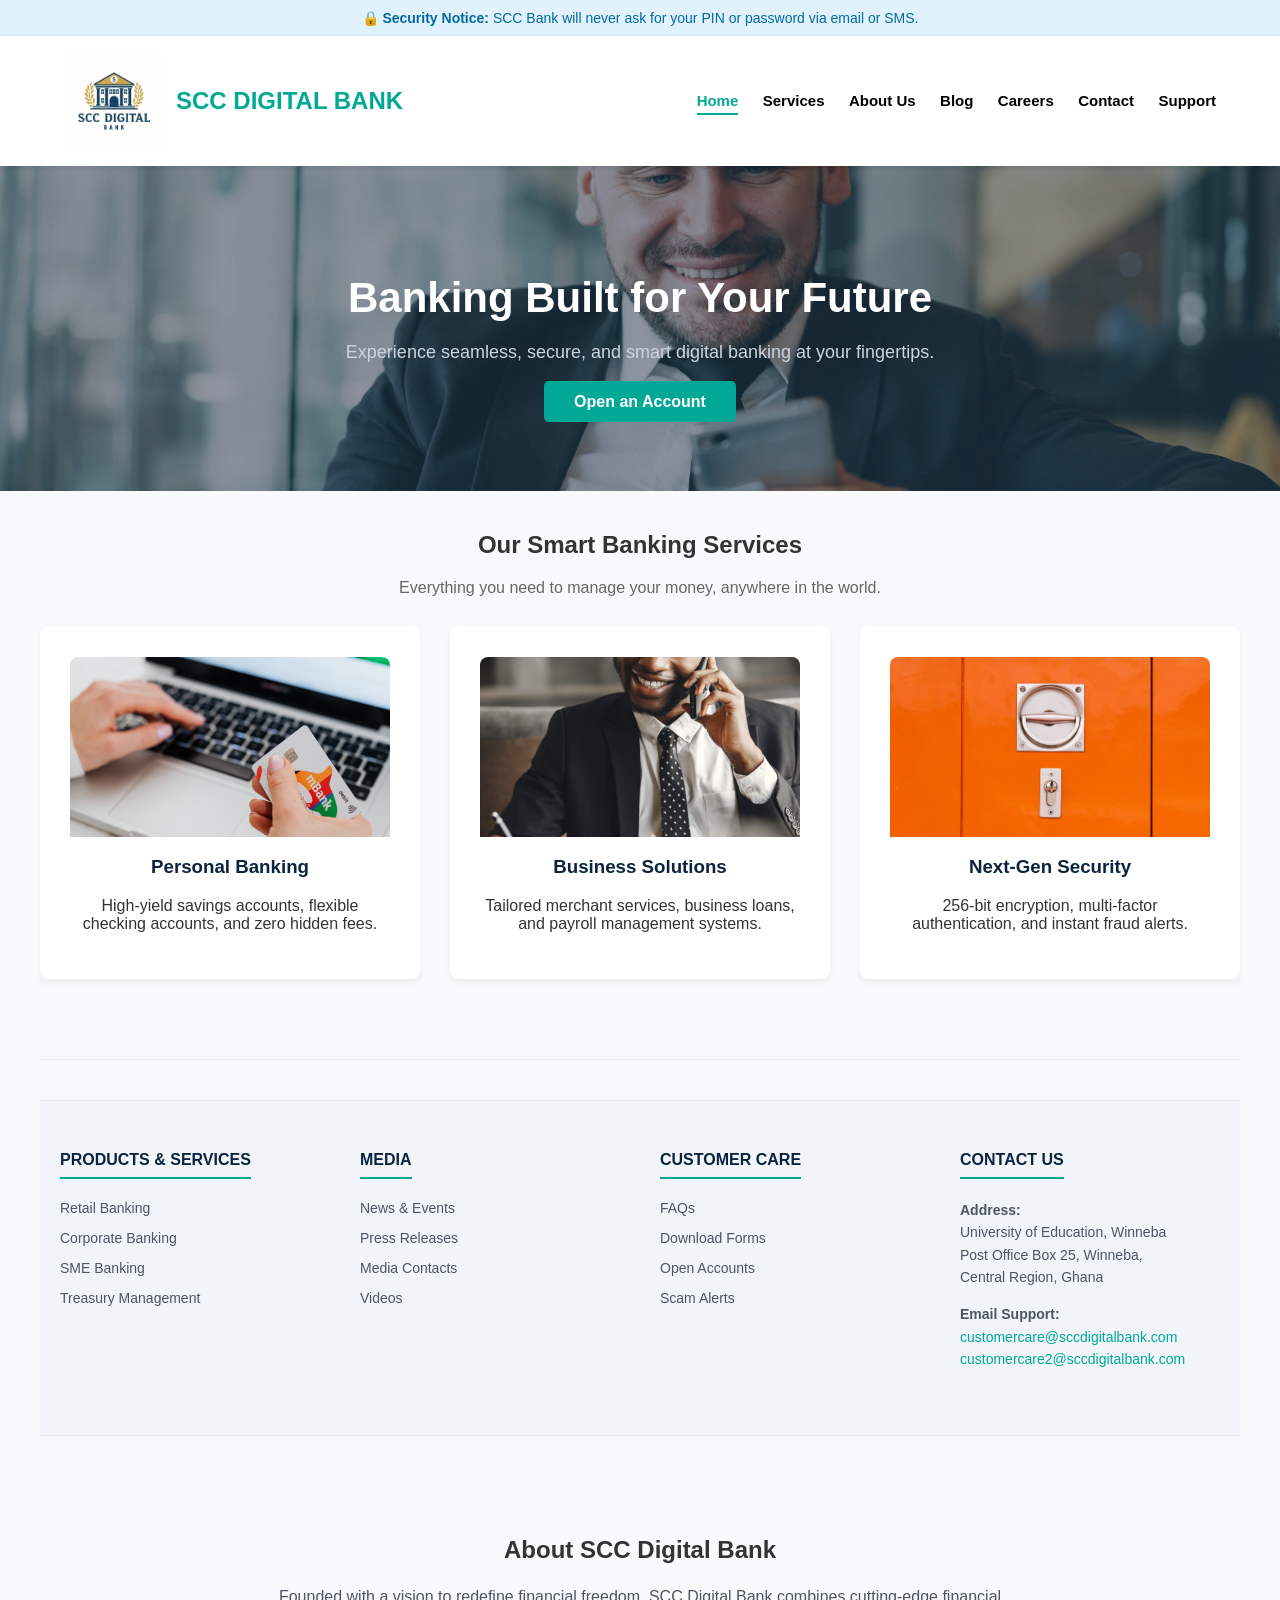
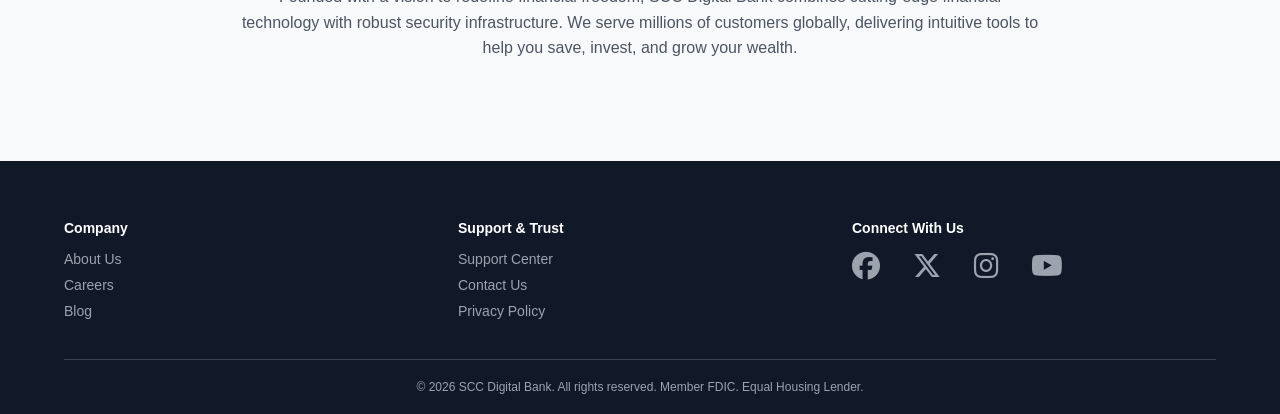
<file: index.html>
<!DOCTYPE html>
<html lang="en">
<head>
    <meta charset="UTF-8">
    <meta name="viewport" content="width=device-width, initial-scale=1.0">
    <title>SCC Digital Bank | Secure & Smart Banking</title>

    <link rel="stylesheet" href="https://cdnjs.cloudflare.com/ajax/libs/font-awesome/6.5.1/css/all.min.css" />
    <style>
        body {
            font-family: 'Segoe UI', Tahoma, Geneva, Verdana, sans-serif;
            margin: 0;
            padding: 0;
            color: #333;
            background-color: #f8f9fa;
        }
        header {
            background-color: #ffffff;
            color: #fff;
            padding: 15px 5%;
            display: flex;
            justify-content: space-between;
            align-items: center;
            box-shadow: 0 2px 5px rgba(0,0,0,0.1);
            position: -webkit-sticky;
            position: sticky;
            top: 0;
            z-index: 1000;
        }

        .logo-container {
            display: flex;
            align-items: center;
            gap: 12px;
        }
        .bank-logo {
            height: 100px;
            width: auto;
        }
        .logo-text {
            font-size: 24px;
            font-weight: bold;
            color: #00a896;
        }

        nav a {
            color: #000000;
            text-decoration: none;
            margin-left: 20px;
            font-size: 15px;
            transition: color 0.3s;
            font-weight: bold; 
        }
        nav a:hover {
            color: #00a896;
        }
        .hero {
            background: linear-gradient(135deg, rgba(12, 35, 64, 0.4) 0%, rgba(29, 53, 87, 0.4) 100%), 
                        url('images/hero background.png') no-repeat center center;
            background-size: cover;
            color: white;
            padding: 80px 5%;
            text-align: center;
        }
        .hero h1 {
            font-size: 42px;
            margin-bottom: 20px;
        }
        .hero p {
            font-size: 18px;
            margin-bottom: 30px;
            color: #cbd5e1;
        }
        .btn-cta {
            background-color: #00a896;
            color: white;
            padding: 12px 30px;
            border: none;
            border-radius: 5px;
            font-size: 16px;
            cursor: pointer;
            text-decoration: none;
            font-weight: bold;
        }
        .btn-cta:hover {
            background-color: #028074;
        }
        .container {
            max-width: 1200px;
            margin: 40px auto;
            padding: 0 20px;
        }
        .services {
            display: grid;
            grid-template-columns: repeat(auto-fit, minmax(280px, 1fr));
            gap: 30px;
            margin-top: 30px;
        }
        .service-card {
            background: white;
            padding: 30px;
            border-radius: 8px;
            box-shadow: 0 4px 6px rgba(0,0,0,0.05);
            text-align: center;
        }
        .service-card h3 {
            color: #0c2340;
            margin-top: 0;
        }
        footer {
            background-color: #111827;
            color: #9ca3af;
            padding: 40px 5% 20px;
            margin-top: 60px;
            font-size: 14px;
        }
        .footer-content {
            display: grid;
            grid-template-columns: repeat(auto-fit, minmax(200px, 1fr));
            gap: 30px;
            border-bottom: 1px solid #374151;
            padding-bottom: 30px;
        }
        .footer-section h4 {
            color: white;
            margin-bottom: 15px;
        }
        .footer-section ul {
            list-style: none;
            padding: 0;
            margin: 0;
        }
        .footer-section ul li {
            margin-bottom: 10px;
        }
        .footer-section ul li a {
            color: #9ca3af;
            text-decoration: none;
        }
        .footer-section ul li a:hover {
            color: white;
        }
        .social-links a {
            color: #9ca3af;
            text-decoration: none;
            margin-right: 25px;
            font-size: 28px;
            transition: color 0.3s ease;
        }
        .social-links a:hover {
            color: #00a896;
        }
        .footer-bottom {
            text-align: center;
            padding-top: 20px;
            font-size: 12px;
        }
        .security-banner {
            background-color: #e0f2fe;
            color: #0369a1;
            text-align: center;
            padding: 10px;
            font-size: 14px;
            font-weight: 500;
        }
        .card-img {
            width: 100%;        
            height: 180px;       
            object-fit: cover;
            border-top-left-radius: 8px;
            border-top-right-radius: 8px;
            margin-bottom: 15px;
        }
        .sub-menu-container {
            background-color: #f1f5f9;
            padding: 50px 20px;
            border-top: 1px solid #e2e8f0;
            border-bottom: 1px solid #e2e8f0;
            margin: 40px 0;
        }
        .sub-menu-column ul li a, 
        .contact-column p {
            color: #cbd5e1;
        }
        .sub-menu-grid {
            max-width: 1200px;
            margin: 0 auto;
            display: grid;
            grid-template-columns: repeat(auto-fit, minmax(220px, 1fr));
            gap: 40px;
        }

        .sub-menu-column h3 {
            color: #0c2340;
            font-size: 16px;
            font-weight: 700;
            text-transform: uppercase;
            margin-top: 0;
            margin-bottom: 20px;
            border-bottom: 2px solid #00a896;
            padding-bottom: 8px;
            display: inline-block;
        }

        .sub-menu-column ul {
            list-style: none;
            padding: 0;
            margin: 0;
        }

        .sub-menu-column ul li {
            margin-bottom: 12px;
        }

        .sub-menu-column ul li a {
            color: #4b5563;
            text-decoration: none;
            font-size: 14px;
            transition: color 0.2s ease;
        }

        .sub-menu-column ul li a:hover {
            color: #00a896;
            text-shadow: 0 0 1px rgba(0,168,150,0.2);
        }

        .contact-column p {
            font-size: 14px;
            color: #4b5563;
            line-height: 1.6;
            margin: 0 0 15px 0;
        }

        .contact-column a {
            color: #00a896;
            text-decoration: none;
        }

        .contact-column a:hover {
            text-decoration: underline;
        }

        .logo-flex-container {
            display: grid;
            grid-template-columns: repeat(4, 1fr); 
            gap: 20px;
            max-width: 1100px;
            margin: 0 auto;
        }

        .partner-logo-box {
            background: transparent;
            box-shadow: none;
            border: none;
            display: flex;
            justify-content: center;
            align-items: center;
            height: 140px;
            overflow: visible;
        }

        .partner-logo-box img {
            width: 100%;
            height: 100%;
            object-fit: contain;
            transform: scale(2.2); 
            transition: transform 0.2s ease;
        }

        .partner-logo-box img:hover {
            transform: scale(2.4); 
        }

        @media (max-width: 768px) {
            .logo-flex-container {
                grid-template-columns: repeat(2, 1fr);
                max-width: 500px;
            }
        }

        @media (max-width: 900px) {
            header {
                flex-direction: column;
                gap: 15px;
                text-align: center;
            }
            .bank-logo {
                height: 70px;
            }
            nav {
                display: flex;
                flex-wrap: wrap;
                justify-content: center;
                gap: 10px;
            }
            nav a {
                margin-left: 10px;
                margin-right: 10px;
                font-size: 14px;
            }
            .hero {
                padding: 50px 5%;
            }
            .hero h1 {
                font-size: 28px;
            }
            .hero p {
                font-size: 15px;
            }
            .partner-logo-box img {
                transform: scale(1.3);
            }
            .partner-logo-box img:hover {
                transform: scale(1.4);
            }
        }

        @media (max-width: 600px) {
            .btn-cta {
                width: 100%;
                box-sizing: border-box;
                text-align: center;
            }
            .services {
                grid-template-columns: 1fr;
            }
        }
    </style>
    <link rel="stylesheet" href="css/common.css" />
</head>
<body>
    <div id="form1">

        <div class="security-banner">
            🔒 <strong>Security Notice:</strong> SCC Bank will never ask for your PIN or password via email or SMS.
        </div>

        <header>
            <div class="logo-container">
                <img src="images/logo.png" alt="SCC Bank Logo" class="bank-logo" />
                <span class="logo-text">SCC DIGITAL BANK</span>
            </div>
            <button class="nav-toggle" id="navToggle" aria-label="Toggle menu" aria-expanded="false">
                <span></span><span></span><span></span>
            </button>
            <nav id="mainNav">
                <a href="index.html" class="active">Home</a>
                <a href="services.html">Services</a>
                <a href="about.html">About Us</a>
                <a href="blog.html">Blog</a>
                <a href="careers.html">Careers</a>
                <a href="contact.html">Contact</a>
                <a href="support.html">Support</a>
            </nav>
        </header>

        <div class="hero">
            <h1>Banking Built for Your Future</h1>
            <p>Experience seamless, secure, and smart digital banking at your fingertips.</p>
            <a href="services.html" class="btn-cta">Open an Account</a>
        </div>

        <div class="container">
            <section id="services" style="text-align: center; margin-bottom: 50px;">
                <h2>Our Smart Banking Services</h2>
                <p style="color: #666;">Everything you need to manage your money, anywhere in the world.</p>

                <div class="services">
                    <div class="service-card">
                        <img src="images/personal banking.png" alt="Personal Banking" class="card-img" />
                        <h3>Personal Banking</h3>
                        <p>High-yield savings accounts, flexible checking accounts, and zero hidden fees.</p>
                    </div>
                    <div class="service-card">
                        <img src="images/business solutions.png" alt="Business Solutions" class="card-img" />
                        <h3>Business Solutions</h3>
                        <p>Tailored merchant services, business loans, and payroll management systems.</p>
                    </div>
                    <div class="service-card">
                        <img src="images/next gen security.png" alt="Next-Gen Security" class="card-img" />
                        <h3>Next-Gen Security</h3>
                        <p>256-bit encryption, multi-factor authentication, and instant fraud alerts.</p>
                    </div>
                    <div class="available-services-section">
                    </div>
                </div>
            </section>

            <hr style="border: 0; border-top: 1px solid #e5e7eb;" />
            <div class="sub-menu-container">
                <div class="sub-menu-grid">
                    <div class="sub-menu-column">
                        <h3>Products & Services</h3>
                        <ul>
                            <li><a href="#">Retail Banking</a></li>
                            <li><a href="#">Corporate Banking</a></li>
                            <li><a href="#">SME Banking</a></li>
                            <li><a href="#">Treasury Management</a></li>
                        </ul>
                    </div>

                    <div class="sub-menu-column">
                        <h3>Media</h3>
                        <ul>
                            <li><a href="#">News & Events</a></li>
                            <li><a href="#">Press Releases</a></li>
                            <li><a href="#">Media Contacts</a></li>
                            <li><a href="#">Videos</a></li>
                        </ul>
                    </div>

                    <div class="sub-menu-column">
                        <h3>Customer Care</h3>
                        <ul>
                            <li><a href="#">FAQs</a></li>
                            <li><a href="#">Download Forms</a></li>
                            <li><a href="#">Open Accounts</a></li>
                            <li><a href="#">Scam Alerts</a></li>
                        </ul>
                    </div>

                    <div class="sub-menu-column contact-column">
                        <h3>Contact Us</h3>
                        <p class="address">
                            <strong>Address:</strong><br />
                            University of Education, Winneba<br />
                            Post Office Box 25, Winneba,<br />
                            Central Region, Ghana
                        </p>
                        <p class="emails">
                            <strong>Email Support:</strong><br />
                            <a href="mailto:customercare@sccdigitalbank.com">customercare@sccdigitalbank.com</a><br />
                            <a href="mailto:customercare2@sccdigitalbank.com">customercare2@sccdigitalbank.com</a>
                        </p>
                    </div>
                </div>
            </div>

            <section id="about" style="padding: 40px 0; text-align: center;">
                <h2>About SCC Digital Bank</h2>
                <p style="max-width: 800px; margin: 0 auto; line-height: 1.6; color: #4b5563;">
                    Founded with a vision to redefine financial freedom, SCC Digital Bank combines cutting-edge financial technology with robust security infrastructure. We serve millions of customers globally, delivering intuitive tools to help you save, invest, and grow your wealth.
                </p>
            </section>
        </div>

        <footer>
            <div class="footer-content">
                <div class="footer-section">
                    <h4>Company</h4>
                    <ul>
                        <li><a href="about.html">About Us</a></li>
                        <li><a href="careers.html">Careers</a></li>
                        <li><a href="blog.html">Blog</a></li>
                    </ul>
                </div>
                <div class="footer-section">
                    <h4>Support & Trust</h4>
                    <ul>
                        <li><a href="support.html">Support Center</a></li>
                        <li><a href="contact.html">Contact Us</a></li>
                        <li><a href="support.html">Privacy Policy</a></li>
                    </ul>
                </div>
                <div class="footer-section">
                    <h4>Connect With Us</h4>
                    <div class="social-links">
                        <a href="https://facebook.com/SCCDigitalBank" target="_blank" title="Facebook">
                            <i class="fa-brands fa-facebook"></i>
                        </a>
                        <a href="https://x.com/SCCDigitalBank" target="_blank" title="X (Twitter)">
                            <i class="fa-brands fa-x-twitter"></i>
                        </a>
                        <a href="https://instagram.com/SCCDigitalBank" target="_blank" title="Instagram">
                            <i class="fa-brands fa-instagram"></i>
                        </a>
                        <a href="https://youtube.com/SCCDigitalBank" target="_blank" title="YouTube">
                            <i class="fa-brands fa-youtube"></i>
                        </a>
                    </div>
                </div>
            </div>
            <div class="footer-bottom">
                &copy; <span id="currentYear"></span> SCC Digital Bank. All rights reserved. Member FDIC. Equal Housing Lender.
            </div>
        </footer>
    </div>

    <button type="button" id="btnBackToTop" title="Go to top">
        <i class="fa-solid fa-arrow-up"></i>
    </button>

    <script src="js/common.js"></script>
    <script src="js/index.js"></script>
</body>
</html>
</file>
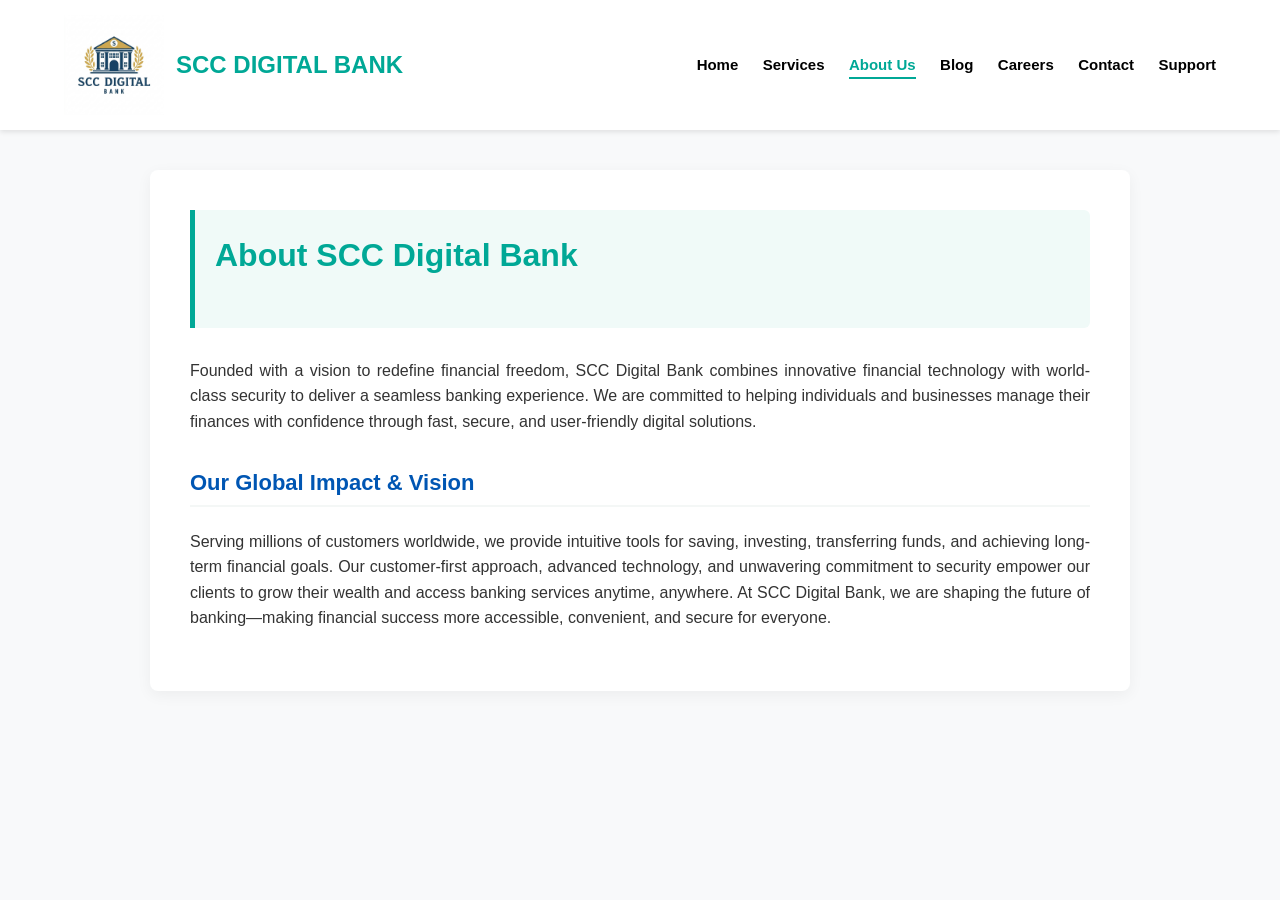
<file: about.html>
<!DOCTYPE html>
<html lang="en">
<head>
    <meta charset="UTF-8">
    <meta name="viewport" content="width=device-width, initial-scale=1.0">
    <title>SCC Digital Bank - About Us</title>
    
    <link rel="stylesheet" href="https://cdnjs.cloudflare.com/ajax/libs/font-awesome/6.5.1/css/all.min.css" />
    <style>
        body {
            font-family: 'Segoe UI', Tahoma, Geneva, Verdana, sans-serif;
            margin: 0;
            padding: 0;
            background-color: #f8f9fa;
            color: #333;
            line-height: 1.6;
        }

        header {
            background-color: #ffffff;
            color: #fff;
            padding: 15px 5%;
            display: flex;
            justify-content: space-between;
            align-items: center;
            box-shadow: 0 2px 5px rgba(0,0,0,0.1);
            position: -webkit-sticky;
            position: sticky;
            top: 0;
            z-index: 1000;
        }
        
        .logo-container {
            display: flex;
            align-items: center;
            gap: 12px;
        }

        .bank-logo {
            height: 100px;
            width: auto;
        }

        .logo-text {
            font-size: 24px;
            font-weight: bold;
            color: #00a896;
        }

        nav a {
            color: #000000;
            text-decoration: none;
            margin-left: 20px;
            font-size: 15px;
            transition: color 0.3s;
            font-weight: bold; 
        }

        nav a:hover {
            color: #00a896;
        }

        .container {
            max-width: 900px;
            margin: 40px auto;
            background: #fff;
            padding: 40px;
            border-radius: 8px;
            box-shadow: 0 4px 15px rgba(0,0,0,0.05);
        }

        .about-banner {
            background-color: #f0faf8;
            border-left: 5px solid #00a896;
            padding: 20px;
            margin-bottom: 30px;
            border-radius: 0 6px 6px 0;
        }

        h2 {
            color: #00a896;
            margin-top: 0;
            font-size: 32px;
        }

        h3 {
            color: #0056b3;
            margin-top: 30px;
            font-size: 22px;
            border-bottom: 2px solid #f4f7f6;
            padding-bottom: 5px;
        }
        
        p {
            font-size: 16px;
            margin-bottom: 20px;
            text-align: justify;
        }

        @media (max-width: 900px) {
            .container { 
                margin: 20px;
                padding: 25px;
            }
            header {
                flex-direction: column;
                gap: 15px;
                text-align: center;
            }
            .bank-logo {
                height: 70px;
            }
            nav {
                display: flex;
                flex-wrap: wrap;
                justify-content: center;
                gap: 10px;
            }
            nav a {
                margin: 5px 10px;
                font-size: 14px;
            }
        }

        @media (max-width: 480px) {
            .container {
                margin: 12px;
                padding: 18px;
            }
            h2 {
                font-size: 24px;
            }
            h3 {
                font-size: 18px;
            }
            p {
                font-size: 15px;
                text-align: left;
            }
        }
    </style>
    <link rel="stylesheet" href="css/common.css" />
</head>
<body>

    <header>
        <div class="logo-container">
            <img src="images/logo.png" alt="SCC Bank Logo" class="bank-logo" />
            <span class="logo-text">SCC DIGITAL BANK</span>
        </div>
        <button class="nav-toggle" id="navToggle" aria-label="Toggle menu" aria-expanded="false">
                <span></span><span></span><span></span>
            </button>
            <nav id="mainNav">
            <a href="index.html">Home</a> <a href="services.html">Services</a>
            <a href="about.html" class="active">About Us</a>
            <a href="blog.html">Blog</a>
            <a href="careers.html">Careers</a>
            <a href="contact.html">Contact</a>
            <a href="support.html">Support</a>
        </nav>
    </header>

    <div class="container">
        
        <div class="about-banner">
            <h2>About SCC Digital Bank</h2>
        </div>
        
        <p>Founded with a vision to redefine financial freedom, SCC Digital Bank combines innovative financial technology with world-class security to deliver a seamless banking experience. We are committed to helping individuals and businesses manage their finances with confidence through fast, secure, and user-friendly digital solutions.</p>
        
        <h3>Our Global Impact & Vision</h3>
        
        <p>Serving millions of customers worldwide, we provide intuitive tools for saving, investing, transferring funds, and achieving long-term financial goals. Our customer-first approach, advanced technology, and unwavering commitment to security empower our clients to grow their wealth and access banking services anytime, anywhere. At SCC Digital Bank, we are shaping the future of banking—making financial success more accessible, convenient, and secure for everyone.</p>

    </div>

    <button type="button" id="btnBackToTop" title="Go to top">
        <i class="fa-solid fa-arrow-up"></i>
    </button>

    <script src="js/common.js"></script>
</body>
</html>
</file>
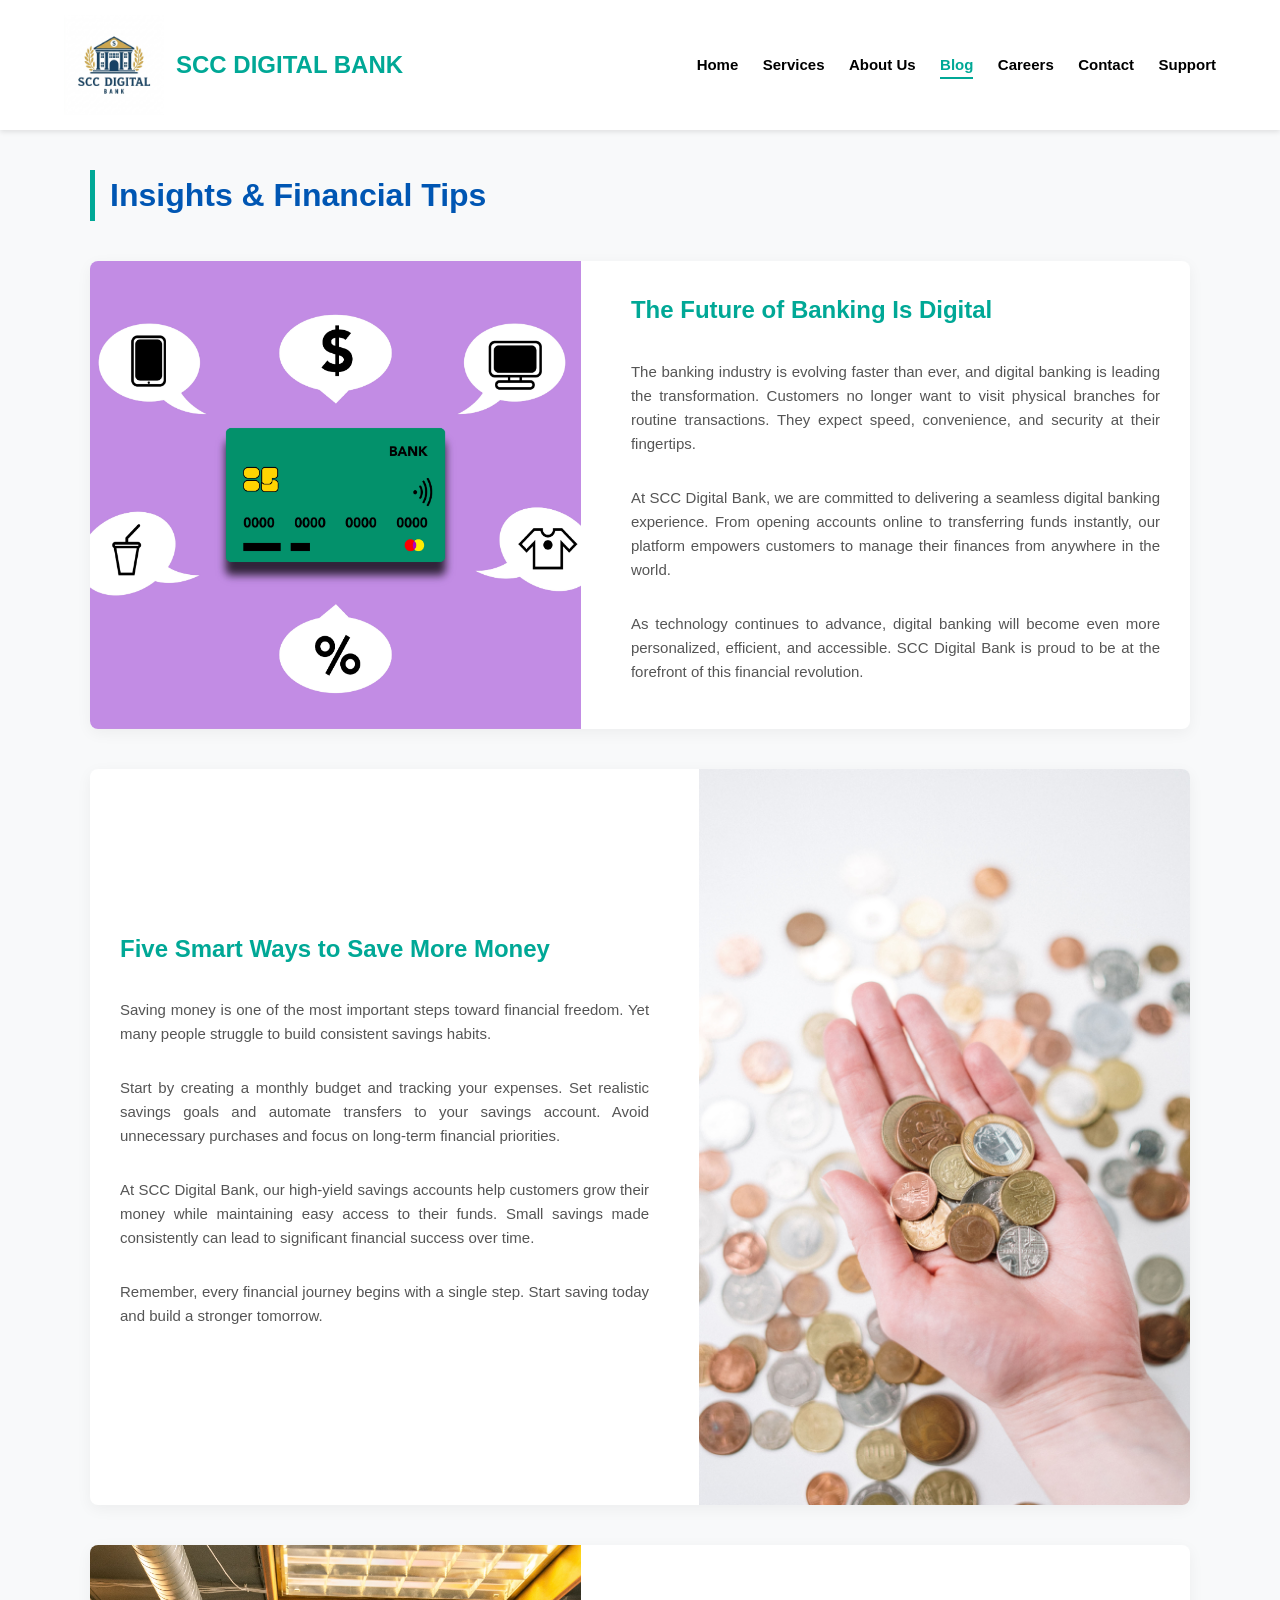
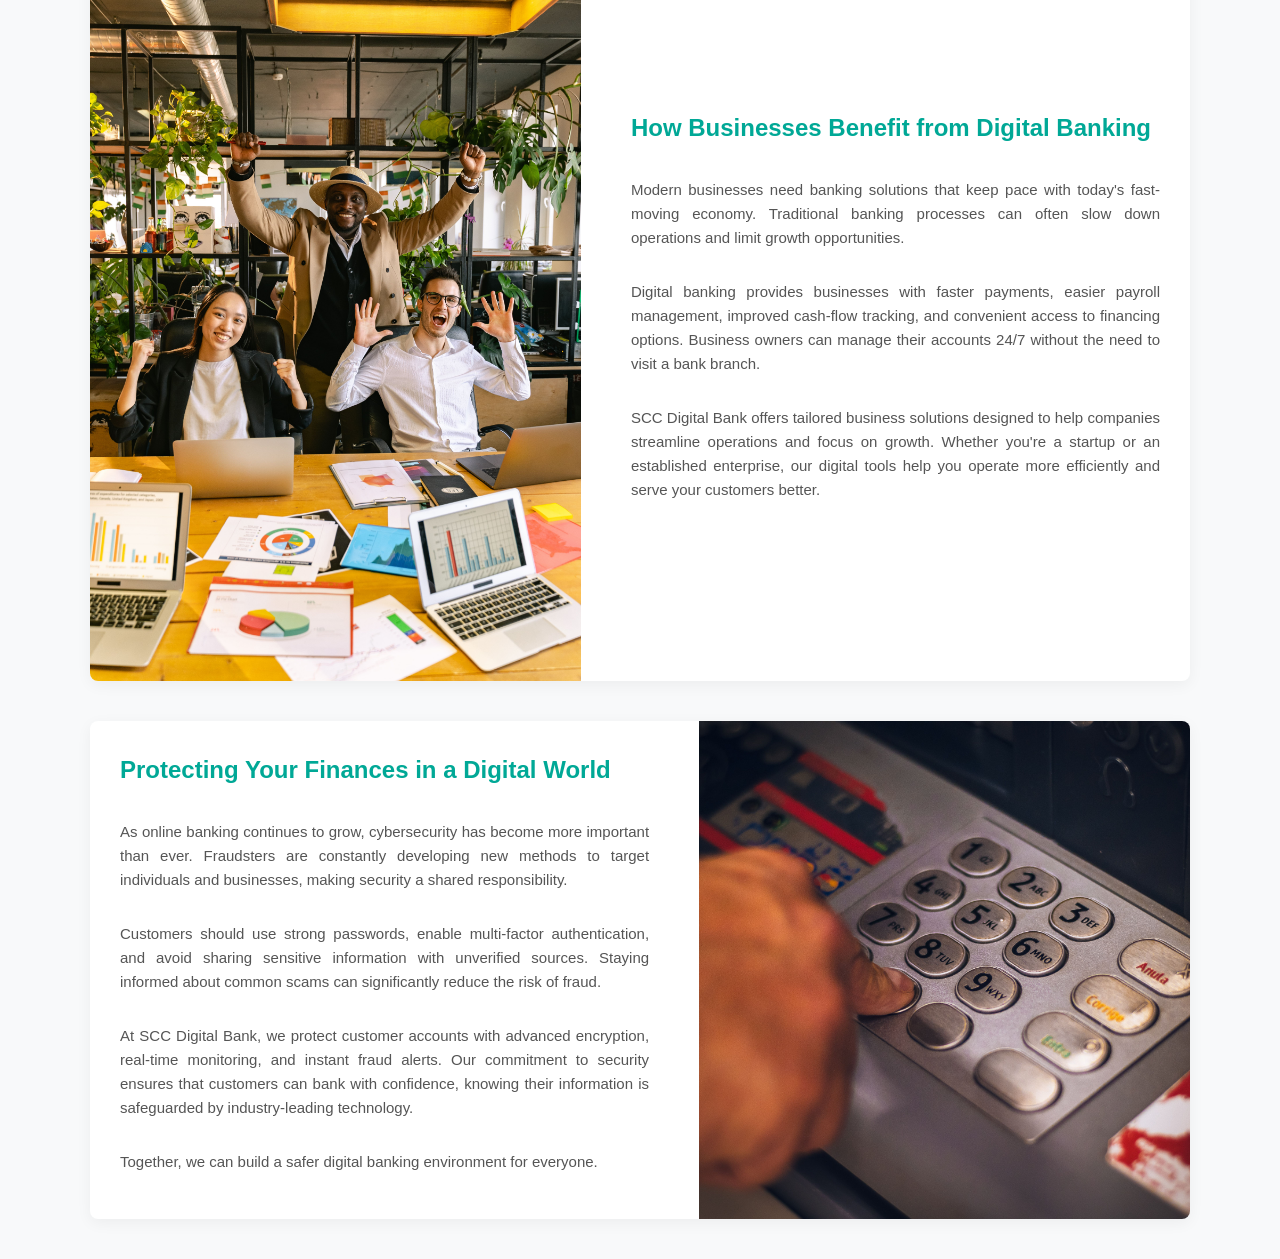
<file: blog.html>
<!DOCTYPE html>
<html lang="en">
<head>
    <meta charset="UTF-8">
    <meta name="viewport" content="width=device-width, initial-scale=1.0">
    <title>SCC Digital Bank - Insights & Blog</title>
    
    <link rel="stylesheet" href="https://cdnjs.cloudflare.com/ajax/libs/font-awesome/6.5.1/css/all.min.css" />
    <style>
        body {
            font-family: 'Segoe UI', Tahoma, Geneva, Verdana, sans-serif;
            margin: 0;
            padding: 0;
            background-color: #f8f9fa;
            color: #333;
            line-height: 1.6;
        }

        header {
            background-color: #ffffff;
            color: #fff;
            padding: 15px 5%;
            display: flex;
            justify-content: space-between;
            align-items: center;
            box-shadow: 0 2px 5px rgba(0,0,0,0.1);
            position: -webkit-sticky;
            position: sticky;
            top: 0;
            z-index: 1000;
        }
        
        .logo-container {
            display: flex;
            align-items: center;
            gap: 12px;
        }

        .bank-logo {
            height: 100px;
            width: auto;
        }

        .logo-text {
            font-size: 24px;
            font-weight: bold;
            color: #00a896;
        }

        nav a {
            color: #000000;
            text-decoration: none;
            margin-left: 20px;
            font-size: 15px;
            transition: color 0.3s;
            font-weight: bold; 
        }

        nav a:hover {
            color: #00a896;
        }

        .container {
            max-width: 1100px;
            margin: 40px auto;
            padding: 0 20px;
        }

        .blog-header {
            border-left: 5px solid #00a896;
            padding-left: 15px;
            margin-bottom: 40px;
        }

        .blog-header h2 {
            color: #0056b3;
            margin: 0;
            font-size: 32px;
        }

        .blog-card {
            background: #ffffff;
            border-radius: 8px;
            box-shadow: 0 4px 15px rgba(0,0,0,0.05);
            margin-bottom: 40px;
            display: grid;
            grid-template-columns: 1fr 1.2fr;
            overflow: hidden;
            gap: 20px;
        }

        .blog-card.reverse {
            grid-template-columns: 1.2fr 1fr;
        }

        .blog-image-wrapper {
            width: 100%;
            height: 100%;
            min-height: 250px;
            background-color: #f0faf8;
            display: flex;
            align-items: center;
            justify-content: center;
        }

        .blog-img {
            width: 100%;
            height: 100%;
            object-fit: cover;
        }

        .blog-content {
            padding: 30px;
            display: flex;
            flex-direction: column;
            justify-content: center;
        }

        .blog-content h3 {
            color: #00a896;
            margin-top: 0;
            margin-bottom: 15px;
            font-size: 24px;
        }

        .blog-content p {
            font-size: 15px;
            margin-bottom: 15px;
            text-align: justify;
            color: #555;
        }

        @media (max-width: 900px) {
            header {
                flex-direction: column;
                gap: 15px;
                text-align: center;
            }
            .bank-logo {
                height: 70px;
            }
            nav {
                display: flex;
                flex-wrap: wrap;
                justify-content: center;
                gap: 10px;
            }
            nav a {
                margin: 5px 10px;
                font-size: 14px;
            }
            .blog-card, .blog-card.reverse {
                grid-template-columns: 1fr;
            }
            .blog-image-wrapper {
                height: 200px;
                min-height: 200px;
            }
            .blog-content {
                padding: 24px;
            }
            .blog-header h2 {
                font-size: 26px;
            }
        }

        @media (max-width: 480px) {
            .container {
                padding: 0 12px;
            }
            .blog-content {
                padding: 18px;
            }
            .blog-content h3 {
                font-size: 19px;
            }
            .blog-content p {
                font-size: 14px;
                text-align: left;
            }
        }
    </style>
    <link rel="stylesheet" href="css/common.css" />
</head>
<body>

    <header>
        <div class="logo-container">
            <img src="images/logo.png" alt="SCC Bank Logo" class="bank-logo" />
            <span class="logo-text">SCC DIGITAL BANK</span>
        </div>
        <button class="nav-toggle" id="navToggle" aria-label="Toggle menu" aria-expanded="false">
                <span></span><span></span><span></span>
            </button>
            <nav id="mainNav">
            <a href="index.html">Home</a> <a href="services.html">Services</a>
            <a href="about.html">About Us</a>
            <a href="blog.html" class="active">Blog</a>
            <a href="careers.html">Careers</a>
            <a href="contact.html">Contact</a>
            <a href="support.html">Support</a>
        </nav>
    </header>

    <div class="container">
        
        <div class="blog-header">
            <h2>Insights & Financial Tips</h2>
        </div>

        <div class="blog-card">
            <div class="blog-image-wrapper">
                <img src="images/digital.png" alt="The Future of Banking Is Digital" class="blog-img" />
            </div>
            <div class="blog-content">
                <h3>The Future of Banking Is Digital</h3>
                <p>The banking industry is evolving faster than ever, and digital banking is leading the transformation. Customers no longer want to visit physical branches for routine transactions. They expect speed, convenience, and security at their fingertips.</p>
                <p>At SCC Digital Bank, we are committed to delivering a seamless digital banking experience. From opening accounts online to transferring funds instantly, our platform empowers customers to manage their finances from anywhere in the world.</p>
                <p>As technology continues to advance, digital banking will become even more personalized, efficient, and accessible. SCC Digital Bank is proud to be at the forefront of this financial revolution.</p>
            </div>
        </div>

        <div class="blog-card reverse">
            <div class="blog-content">
                <h3>Five Smart Ways to Save More Money</h3>
                <p>Saving money is one of the most important steps toward financial freedom. Yet many people struggle to build consistent savings habits.</p>
                <p>Start by creating a monthly budget and tracking your expenses. Set realistic savings goals and automate transfers to your savings account. Avoid unnecessary purchases and focus on long-term financial priorities.</p>
                <p>At SCC Digital Bank, our high-yield savings accounts help customers grow their money while maintaining easy access to their funds. Small savings made consistently can lead to significant financial success over time.</p>
                <p>Remember, every financial journey begins with a single step. Start saving today and build a stronger tomorrow.</p>
            </div>
            <div class="blog-image-wrapper">
                <img src="images/savings.png" alt="Five Smart Ways to Save More Money" class="blog-img" />
            </div>
        </div>

        <div class="blog-card">
            <div class="blog-image-wrapper">
                <img src="images/business.png" alt="How Businesses Benefit from Digital Banking" class="blog-img" />
            </div>
            <div class="blog-content">
                <h3>How Businesses Benefit from Digital Banking</h3>
                <p>Modern businesses need banking solutions that keep pace with today's fast-moving economy. Traditional banking processes can often slow down operations and limit growth opportunities.</p>
                <p>Digital banking provides businesses with faster payments, easier payroll management, improved cash-flow tracking, and convenient access to financing options. Business owners can manage their accounts 24/7 without the need to visit a bank branch.</p>
                <p>SCC Digital Bank offers tailored business solutions designed to help companies streamline operations and focus on growth. Whether you're a startup or an established enterprise, our digital tools help you operate more efficiently and serve your customers better.</p>
            </div>
        </div>

        <div class="blog-card reverse">
            <div class="blog-content">
                <h3>Protecting Your Finances in a Digital World</h3>
                <p>As online banking continues to grow, cybersecurity has become more important than ever. Fraudsters are constantly developing new methods to target individuals and businesses, making security a shared responsibility.</p>
                <p>Customers should use strong passwords, enable multi-factor authentication, and avoid sharing sensitive information with unverified sources. Staying informed about common scams can significantly reduce the risk of fraud.</p>
                <p>At SCC Digital Bank, we protect customer accounts with advanced encryption, real-time monitoring, and instant fraud alerts. Our commitment to security ensures that customers can bank with confidence, knowing their information is safeguarded by industry-leading technology.</p>
                <p>Together, we can build a safer digital banking environment for everyone.</p>
            </div>
            <div class="blog-image-wrapper">
                <img src="images/protecting.png" alt="Protecting Your Finances in a Digital World" class="blog-img" />
            </div>
        </div>

    </div>

    <button type="button" id="btnBackToTop" title="Go to top">
        <i class="fa-solid fa-arrow-up"></i>
    </button>

    <script src="js/common.js"></script>
</body>
</html>
</file>
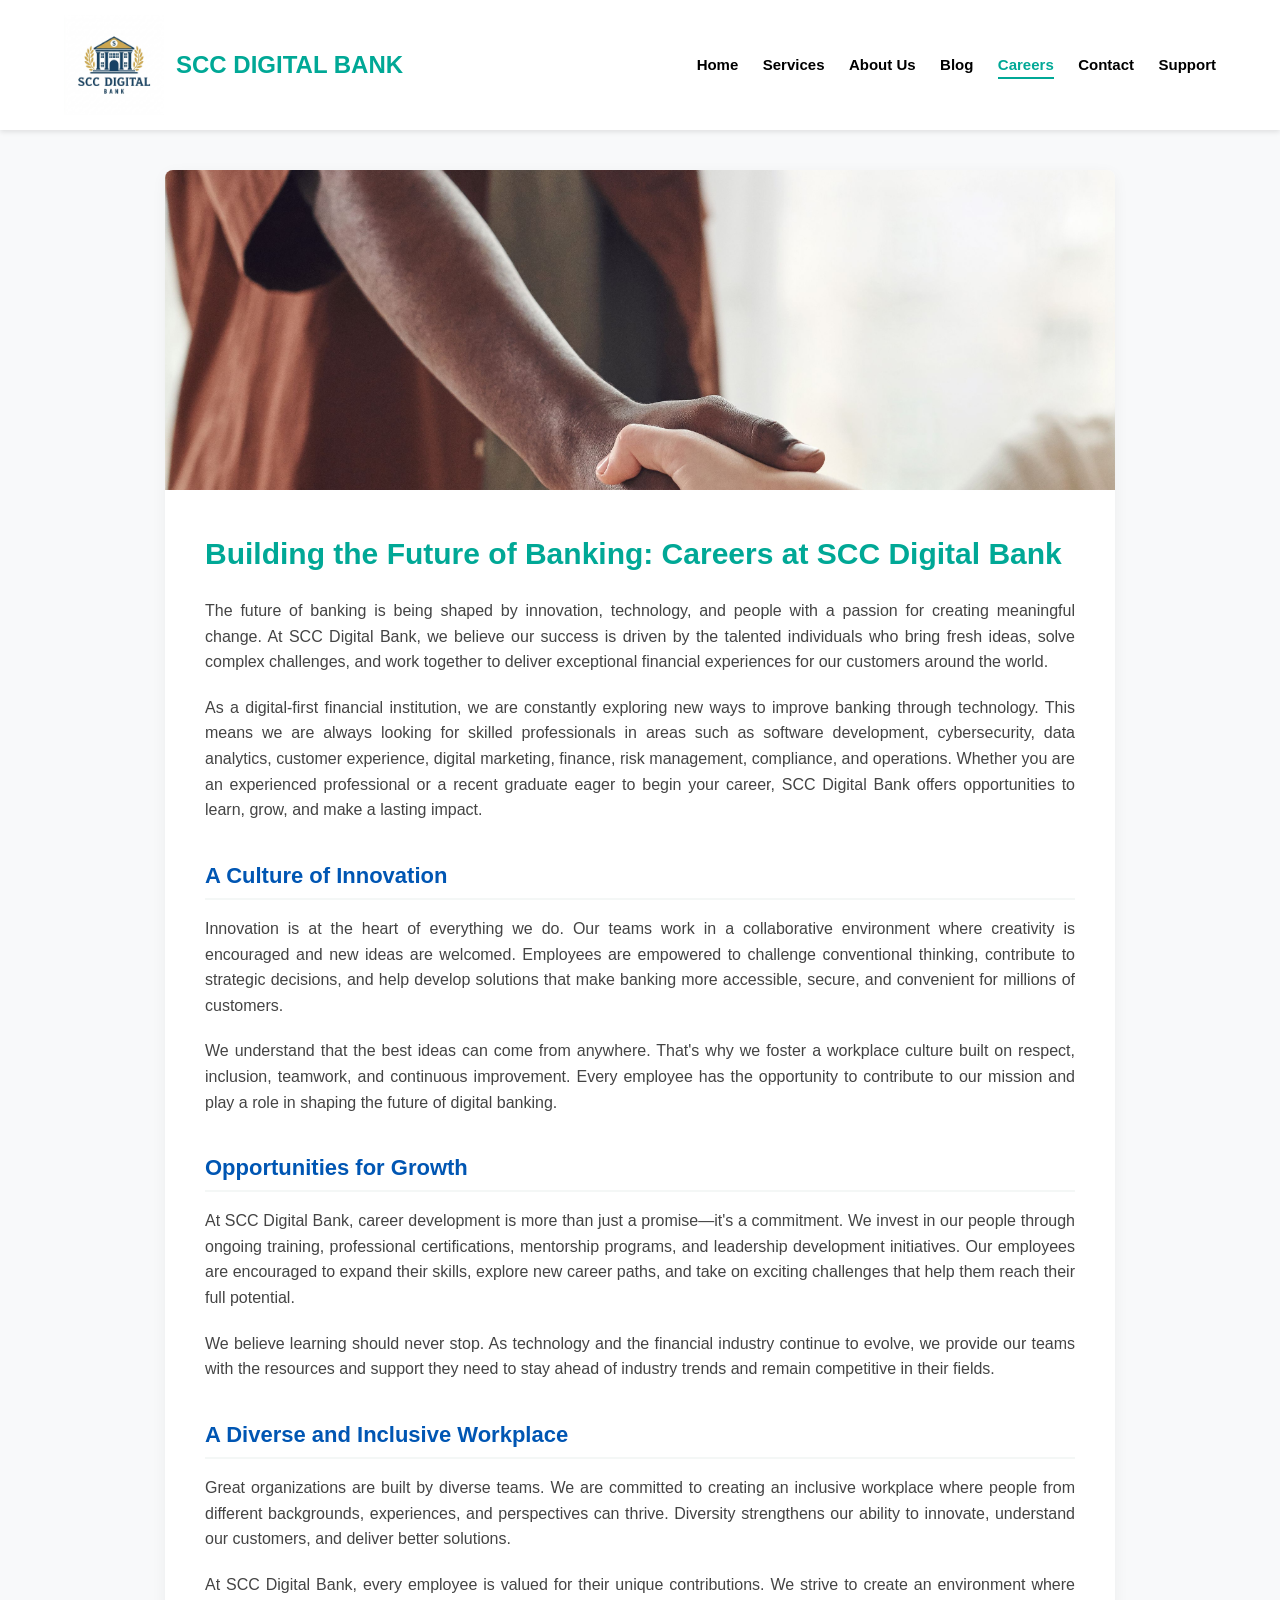
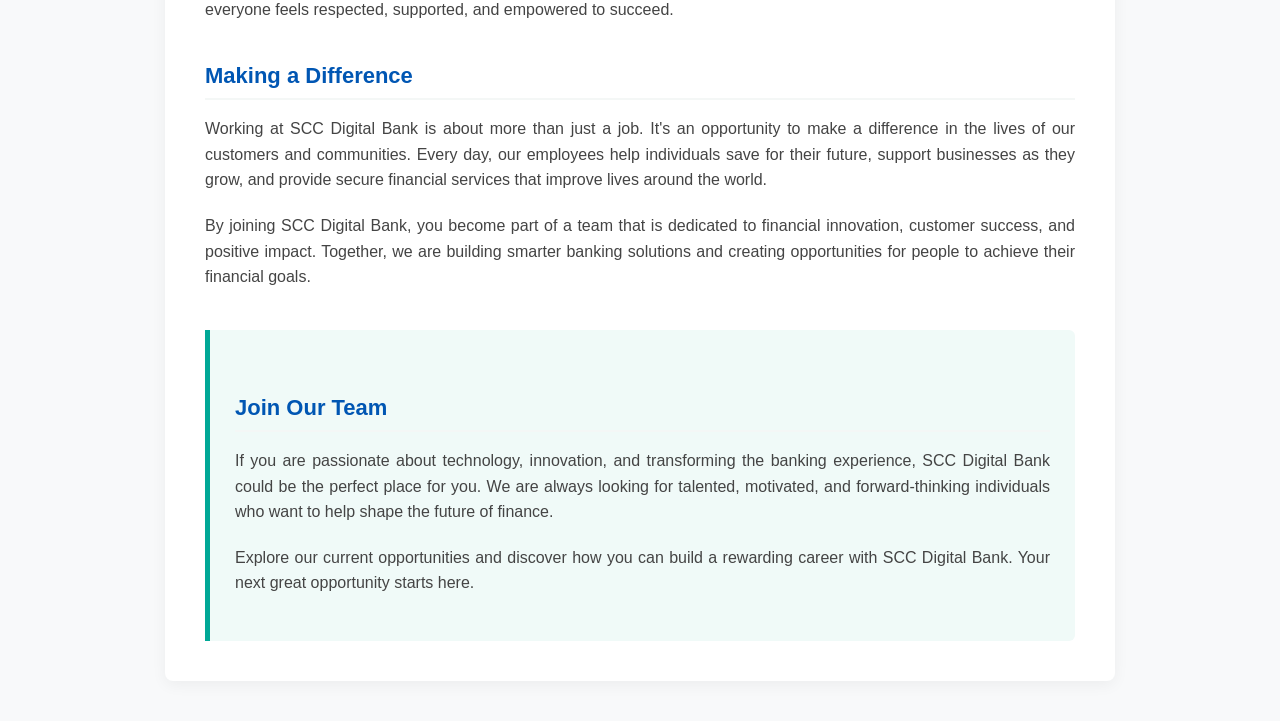
<file: careers.html>
<!DOCTYPE html>
<html lang="en">
<head>
    <meta charset="UTF-8">
    <meta name="viewport" content="width=device-width, initial-scale=1.0">
    <title>SCC Digital Bank - Careers</title>
    
    <link rel="stylesheet" href="https://cdnjs.cloudflare.com/ajax/libs/font-awesome/6.5.1/css/all.min.css" />
    <style>
        body {
            font-family: 'Segoe UI', Tahoma, Geneva, Verdana, sans-serif;
            margin: 0;
            padding: 0;
            background-color: #f8f9fa;
            color: #333;
            line-height: 1.6;
        }

        header {
            background-color: #ffffff;
            color: #fff;
            padding: 15px 5%;
            display: flex;
            justify-content: space-between;
            align-items: center;
            box-shadow: 0 2px 5px rgba(0,0,0,0.1);
            position: -webkit-sticky;
            position: sticky;
            top: 0;
            z-index: 1000;
        }
        
        .logo-container {
            display: flex;
            align-items: center;
            gap: 12px;
        }

        .bank-logo {
            height: 100px;
            width: auto;
        }

        .logo-text {
            font-size: 24px;
            font-weight: bold;
            color: #00a896;
        }

        nav a {
            color: #000000;
            text-decoration: none;
            margin-left: 20px;
            font-size: 15px;
            transition: color 0.3s;
            font-weight: bold; 
        }

        nav a:hover {
            color: #00a896;
        }

        .container {
            max-width: 950px;
            margin: 40px auto;
            background: #ffffff;
            border-radius: 8px;
            box-shadow: 0 4px 15px rgba(0,0,0,0.05);
            overflow: hidden;
        }

        .careers-hero {
            position: relative;
            width: 100%;
            height: 320px;
            background-color: #f0faf8;
        }

        .careers-hero img {
            width: 100%;
            height: 100%;
            object-fit: cover;
        }

        .careers-body {
            padding: 40px;
        }

        h2 {
            color: #00a896;
            margin-top: 0;
            font-size: 30px;
            margin-bottom: 20px;
        }

        h3 {
            color: #0056b3;
            margin-top: 35px;
            font-size: 22px;
            border-bottom: 2px solid #f4f7f6;
            padding-bottom: 5px;
            margin-bottom: 15px;
        }
        
        p {
            font-size: 16px;
            margin-bottom: 20px;
            text-align: justify;
            color: #444;
        }

        .join-box {
            background-color: #f0faf8;
            border-left: 5px solid #00a896;
            padding: 25px;
            margin-top: 40px;
            border-radius: 0 6px 6px 0;
        }

        @media (max-width: 900px) {
            header {
                flex-direction: column;
                gap: 15px;
                text-align: center;
            }
            .bank-logo {
                height: 70px;
            }
            nav {
                display: flex;
                flex-wrap: wrap;
                justify-content: center;
                gap: 10px;
            }
            nav a {
                margin: 5px 10px;
                font-size: 14px;
            }
            .container {
                margin: 20px;
            }
            .careers-body {
                padding: 25px;
            }
            .careers-hero {
                height: 200px;
            }
            h2 {
                font-size: 24px;
            }
            h3 {
                font-size: 20px;
            }
        }

        @media (max-width: 480px) {
            .container {
                margin: 12px;
            }
            .careers-body {
                padding: 18px;
            }
            .careers-hero {
                height: 150px;
            }
            h2 {
                font-size: 21px;
            }
            p {
                font-size: 15px;
                text-align: left;
            }
        }
    </style>
    <link rel="stylesheet" href="css/common.css" />
</head>
<body>

    <header>
        <div class="logo-container">
            <img src="images/logo.png" alt="SCC Bank Logo" class="bank-logo" />
            <span class="logo-text">SCC DIGITAL BANK</span>
        </div>
        <button class="nav-toggle" id="navToggle" aria-label="Toggle menu" aria-expanded="false">
                <span></span><span></span><span></span>
            </button>
            <nav id="mainNav">
            <a href="index.html">Home</a> <a href="services.html">Services</a>
            <a href="about.html">About Us</a>
            <a href="blog.html">Blog</a>
            <a href="careers.html" class="active">Careers</a>
            <a href="contact.html">Contact</a>
            <a href="support.html">Support</a>
        </nav>
    </header>

    <div class="container">
        
        <div class="careers-hero">
            <img src="images/careers.png" alt="Building the Future of Banking - Careers at SCC Digital Bank" />
        </div>

        <div class="careers-body">
            <h2>Building the Future of Banking: Careers at SCC Digital Bank</h2>
            <p>The future of banking is being shaped by innovation, technology, and people with a passion for creating meaningful change. At SCC Digital Bank, we believe our success is driven by the talented individuals who bring fresh ideas, solve complex challenges, and work together to deliver exceptional financial experiences for our customers around the world.</p>
            <p>As a digital-first financial institution, we are constantly exploring new ways to improve banking through technology. This means we are always looking for skilled professionals in areas such as software development, cybersecurity, data analytics, customer experience, digital marketing, finance, risk management, compliance, and operations. Whether you are an experienced professional or a recent graduate eager to begin your career, SCC Digital Bank offers opportunities to learn, grow, and make a lasting impact.</p>

            <h3>A Culture of Innovation</h3>
            <p>Innovation is at the heart of everything we do. Our teams work in a collaborative environment where creativity is encouraged and new ideas are welcomed. Employees are empowered to challenge conventional thinking, contribute to strategic decisions, and help develop solutions that make banking more accessible, secure, and convenient for millions of customers.</p>
            <p>We understand that the best ideas can come from anywhere. That's why we foster a workplace culture built on respect, inclusion, teamwork, and continuous improvement. Every employee has the opportunity to contribute to our mission and play a role in shaping the future of digital banking.</p>

            <h3>Opportunities for Growth</h3>
            <p>At SCC Digital Bank, career development is more than just a promise—it's a commitment. We invest in our people through ongoing training, professional certifications, mentorship programs, and leadership development initiatives. Our employees are encouraged to expand their skills, explore new career paths, and take on exciting challenges that help them reach their full potential.</p>
            <p>We believe learning should never stop. As technology and the financial industry continue to evolve, we provide our teams with the resources and support they need to stay ahead of industry trends and remain competitive in their fields.</p>

            <h3>A Diverse and Inclusive Workplace</h3>
            <p>Great organizations are built by diverse teams. We are committed to creating an inclusive workplace where people from different backgrounds, experiences, and perspectives can thrive. Diversity strengthens our ability to innovate, understand our customers, and deliver better solutions.</p>
            <p>At SCC Digital Bank, every employee is valued for their unique contributions. We strive to create an environment where everyone feels respected, supported, and empowered to succeed.</p>

            <h3>Making a Difference</h3>
            <p>Working at SCC Digital Bank is about more than just a job. It's an opportunity to make a difference in the lives of our customers and communities. Every day, our employees help individuals save for their future, support businesses as they grow, and provide secure financial services that improve lives around the world.</p>
            <p>By joining SCC Digital Bank, you become part of a team that is dedicated to financial innovation, customer success, and positive impact. Together, we are building smarter banking solutions and creating opportunities for people to achieve their financial goals.</p>

            <div class="join-box">
                <h3>Join Our Team</h3>
                <p>If you are passionate about technology, innovation, and transforming the banking experience, SCC Digital Bank could be the perfect place for you. We are always looking for talented, motivated, and forward-thinking individuals who want to help shape the future of finance.</p>
                <p>Explore our current opportunities and discover how you can build a rewarding career with SCC Digital Bank. Your next great opportunity starts here.</p>
            </div>
        </div>

    </div>

    <button type="button" id="btnBackToTop" title="Go to top">
        <i class="fa-solid fa-arrow-up"></i>
    </button>

    <script src="js/common.js"></script>
</body>
</html>
</file>
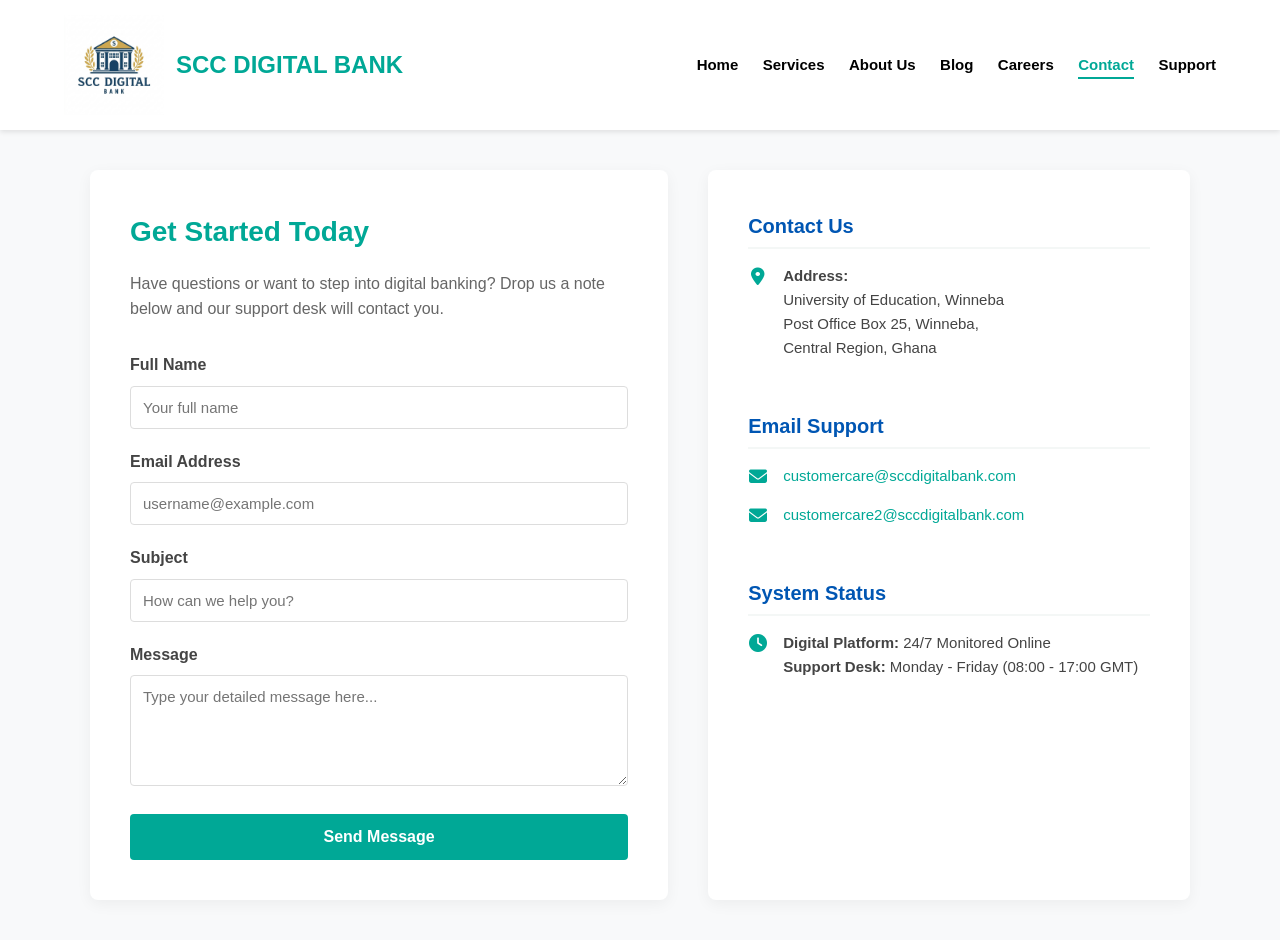
<file: contact.html>
<!DOCTYPE html>
<html lang="en">
<head>
    <meta charset="UTF-8">
    <meta name="viewport" content="width=device-width, initial-scale=1.0">
    <title>SCC Digital Bank - Contact Us</title>
    
    <link rel="stylesheet" href="https://cdnjs.cloudflare.com/ajax/libs/font-awesome/6.5.1/css/all.min.css" />
    <style>
        body {
            font-family: 'Segoe UI', Tahoma, Geneva, Verdana, sans-serif;
            margin: 0;
            padding: 0;
            background-color: #f8f9fa;
            color: #333;
            line-height: 1.6;
        }

        header {
            background-color: #ffffff;
            color: #fff;
            padding: 15px 5%;
            display: flex;
            justify-content: space-between;
            align-items: center;
            box-shadow: 0 2px 5px rgba(0,0,0,0.1);
            position: -webkit-sticky;
            position: sticky;
            top: 0;
            z-index: 1000;
        }
        
        .logo-container {
            display: flex;
            align-items: center;
            gap: 12px;
        }

        .bank-logo {
            height: 100px;
            width: auto;
        }

        .logo-text {
            font-size: 24px;
            font-weight: bold;
            color: #00a896;
        }

        nav a {
            color: #000000;
            text-decoration: none;
            margin-left: 20px;
            font-size: 15px;
            transition: color 0.3s;
            font-weight: bold; 
        }

        nav a:hover {
            color: #00a896;
        }

        .container {
            max-width: 1100px;
            margin: 40px auto;
            padding: 0 20px;
            display: grid;
            grid-template-columns: 1.2fr 1fr;
            gap: 40px;
        }

        .contact-form-container {
            background: #ffffff;
            padding: 40px;
            border-radius: 8px;
            box-shadow: 0 4px 15px rgba(0,0,0,0.05);
        }

        .contact-form-container h2 {
            color: #00a896;
            margin-top: 0;
            margin-bottom: 10px;
            font-size: 28px;
        }

        .contact-form-container p {
            color: #666;
            margin-bottom: 30px;
        }

        .status-alert {
            display: none;
            background-color: #e6f7f4;
            border-left: 4px solid #00a896;
            color: #007a6c;
            padding: 15px;
            margin-bottom: 25px;
            border-radius: 4px;
            font-weight: 500;
        }

        .form-group {
            margin-bottom: 20px;
        }

        .form-group label {
            display: block;
            font-weight: 600;
            margin-bottom: 8px;
            color: #444;
        }

        .form-control {
            width: 100%;
            padding: 12px;
            border: 1px solid #ddd;
            border-radius: 4px;
            font-family: inherit;
            font-size: 15px;
            box-sizing: border-box;
            transition: border-color 0.3s;
        }

        .form-control:focus {
            border-color: #00a896;
            outline: none;
        }

        .btn-submit {
            background-color: #00a896;
            color: #ffffff;
            border: none;
            padding: 14px 28px;
            font-size: 16px;
            font-weight: bold;
            border-radius: 4px;
            cursor: pointer;
            transition: background-color 0.3s;
            width: 100%;
        }

        .btn-submit:hover {
            background-color: #008575;
        }

        .info-panel {
            background: #ffffff;
            padding: 40px;
            border-radius: 8px;
            box-shadow: 0 4px 15px rgba(0,0,0,0.05);
            display: flex;
            flex-direction: column;
            justify-content: flex-start;
        }

        .info-section {
            margin-bottom: 35px;
        }

        .info-section h3 {
            color: #0056b3;
            font-size: 20px;
            margin-top: 0;
            margin-bottom: 15px;
            border-bottom: 2px solid #f4f7f6;
            padding-bottom: 5px;
        }

        .info-item {
            display: flex;
            align-items: flex-start;
            gap: 15px;
            margin-bottom: 15px;
        }

        .info-item i {
            color: #00a896;
            font-size: 18px;
            margin-top: 4px;
            width: 20px;
            text-align: center;
        }

        .info-item p {
            margin: 0;
            font-size: 15px;
            color: #444;
        }

        .info-item a {
            color: #00a896;
            text-decoration: none;
            font-weight: 500;
        }

        .info-item a:hover {
            text-decoration: underline;
        }

        @media (max-width: 900px) {
            header {
                flex-direction: column;
                gap: 15px;
                text-align: center;
            }
            .bank-logo {
                height: 70px;
            }
            nav {
                display: flex;
                flex-wrap: wrap;
                justify-content: center;
                gap: 10px;
            }
            nav a {
                margin: 5px 10px;
                font-size: 14px;
            }
            .container {
                grid-template-columns: 1fr;
                margin: 20px auto;
            }
            .contact-form-container, .info-panel {
                padding: 25px;
            }
        }

        @media (max-width: 480px) {
            .container {
                margin: 12px auto;
                padding: 0 12px;
            }
            .contact-form-container, .info-panel {
                padding: 18px;
            }
            .contact-form-container h2 {
                font-size: 22px;
            }
        }
    </style>
    <link rel="stylesheet" href="css/common.css" />
</head>
<body>

    <header>
        <div class="logo-container">
            <img src="images/logo.png" alt="SCC Bank Logo" class="bank-logo" />
            <span class="logo-text">SCC DIGITAL BANK</span>
        </div>
        <button class="nav-toggle" id="navToggle" aria-label="Toggle menu" aria-expanded="false">
                <span></span><span></span><span></span>
            </button>
            <nav id="mainNav">
            <a href="index.html">Home</a> <a href="services.html">Services</a>
            <a href="about.html">About Us</a>
            <a href="blog.html">Blog</a>
            <a href="careers.html">Careers</a>
            <a href="contact.html" class="active">Contact</a>
            <a href="support.html">Support</a>
        </nav>
    </header>

    <div class="container">
        
        <div class="contact-form-container">
            <h2>Get Started Today</h2>
            <p>Have questions or want to step into digital banking? Drop us a note below and our support desk will contact you.</p>
            
            <form id="form1" novalidate>
                <div id="lblStatusMessage" class="status-alert"></div>

                <div class="form-group">
                    <label for="txtFullName">Full Name</label>
                    <input type="text" id="txtFullName" class="form-control" placeholder="Your full name" />
                    <span class="error-text" id="errFullName"></span>
                </div>

                <div class="form-group">
                    <label for="txtEmail">Email Address</label>
                    <input type="email" id="txtEmail" class="form-control" placeholder="username@example.com" />
                    <span class="error-text" id="errEmail"></span>
                </div>

                <div class="form-group">
                    <label for="txtSubject">Subject</label>
                    <input type="text" id="txtSubject" class="form-control" placeholder="How can we help you?" />
                    <span class="error-text" id="errSubject"></span>
                </div>

                <div class="form-group">
                    <label for="txtMessage">Message</label>
                    <textarea id="txtMessage" class="form-control" rows="5" placeholder="Type your detailed message here..."></textarea>
                    <span class="error-text" id="errMessage"></span>
                </div>

                <button type="button" id="btnSubmit" class="btn-submit">Send Message</button>
            </form>
        </div>

        <div class="info-panel">
            
            <div class="info-section">
                <h3>Contact Us</h3>
                <div class="info-item">
                    <i class="fa-solid fa-location-dot"></i>
                    <p>
                        <strong>Address:</strong><br />
                        University of Education, Winneba<br />
                        Post Office Box 25, Winneba,<br />
                        Central Region, Ghana
                    </p>
                </div>
            </div>

            <div class="info-section">
                <h3>Email Support</h3>
                <div class="info-item">
                    <i class="fa-solid fa-envelope"></i>
                    <p>
                        <a href="mailto:customercare@sccdigitalbank.com">customercare@sccdigitalbank.com</a>
                    </p>
                </div>
                <div class="info-item">
                    <i class="fa-solid fa-envelope"></i>
                    <p>
                        <a href="mailto:customercare2@sccdigitalbank.com">customercare2@sccdigitalbank.com</a>
                    </p>
                </div>
            </div>

            <div class="info-section">
                <h3>System Status</h3>
                <div class="info-item">
                    <i class="fa-solid fa-clock"></i>
                    <p>
                        <strong>Digital Platform:</strong> 24/7 Monitored Online<br />
                        <strong>Support Desk:</strong> Monday - Friday (08:00 - 17:00 GMT)
                    </p>
                </div>
            </div>

        </div>

    </div>

    <button type="button" id="btnBackToTop" title="Go to top">
        <i class="fa-solid fa-arrow-up"></i>
    </button>

    <script src="js/common.js"></script>
    <script src="js/contact.js"></script>
</body>
</html>
</file>
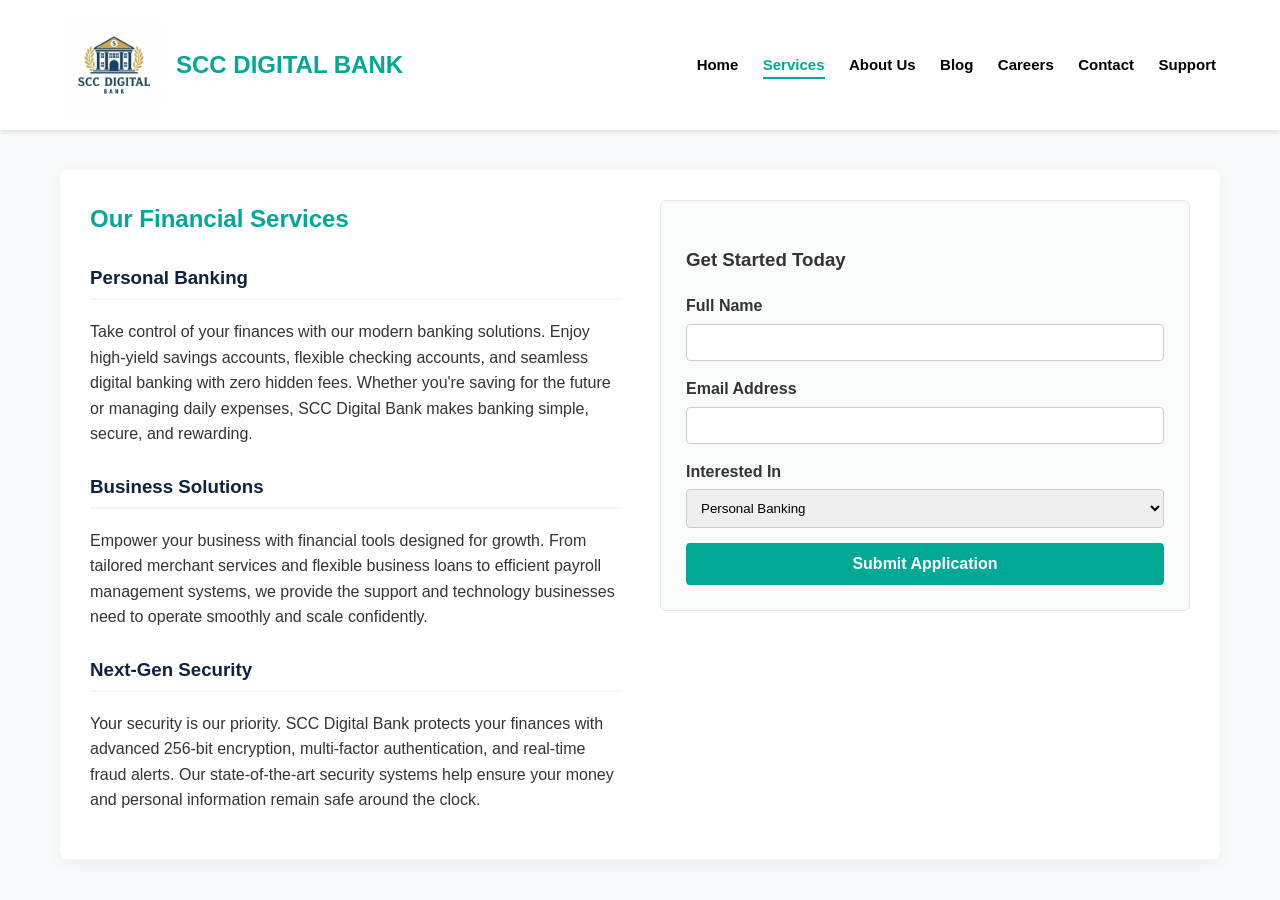
<file: services.html>
<!DOCTYPE html>
<html lang="en">
<head>
    <meta charset="UTF-8" />
    <meta name="viewport" content="width=device-width, initial-scale=1.0" />
    <title>SCC Digital Bank - Our Services</title>
    <link rel="stylesheet" href="https://cdnjs.cloudflare.com/ajax/libs/font-awesome/6.5.1/css/all.min.css" />
    <style>
        body {
            font-family: 'Segoe UI', Tahoma, Geneva, Verdana, sans-serif;
            margin: 0;
            padding: 0;
            background-color: #f8f9fa;
            color: #333;
            line-height: 1.6;
        }
        header {
            background-color: #ffffff;
            color: #fff;
            padding: 15px 5%;
            display: flex;
            justify-content: space-between;
            align-items: center;
            box-shadow: 0 2px 5px rgba(0,0,0,0.1);
            position: -webkit-sticky;
            position: sticky;
            top: 0;
            z-index: 1000;
        }
        .logo-container {
            display: flex;
            align-items: center;
            gap: 12px;
        }
        .bank-logo {
            height: 100px;
            width: auto;
        }
        .logo-text {
            font-size: 24px;
            font-weight: bold;
            color: #00a896;
        }
        nav a {
            color: #000000;
            text-decoration: none;
            margin-left: 20px;
            font-size: 15px;
            transition: color 0.3s;
            font-weight: bold; 
        }
        nav a:hover {
            color: #00a896;
        }
        .container {
            max-width: 1100px;
            margin: 40px auto;
            background: #fff;
            padding: 30px;
            border-radius: 8px;
            box-shadow: 0 4px 15px rgba(0,0,0,0.05);
            display: grid;
            grid-template-columns: 1fr 1fr;
            gap: 40px;
        }
        @media (max-width: 900px) {
            header {
                flex-direction: column;
                gap: 15px;
                text-align: center;
            }
            nav {
                display: flex;
                flex-wrap: wrap;
                justify-content: center;
                gap: 10px;
            }
            nav a {
                margin: 5px 10px;
                font-size: 14px;
            }
        }
        @media (max-width: 768px) {
            .container { 
                grid-template-columns: 1fr; 
                margin: 20px;
                padding: 20px;
            }
        }
        @media (max-width: 480px) {
            .container {
                margin: 12px;
                padding: 15px;
            }
        }
        .info-section h2 {
            color: #00a896;
            margin-top: 0;
        }
        .info-section h3 {
            color: #0c2340;
            margin-top: 25px;
            border-bottom: 2px solid #f4f7f6;
            padding-bottom: 5px;
        }
        .form-section {
            background: #f9fbfb;
            padding: 25px;
            border-radius: 6px;
            border: 1px solid #e2e8f0;
            align-self: start;
        }
        .form-group {
            margin-bottom: 15px;
        }
        .form-group label {
            display: block;
            margin-bottom: 5px;
            font-weight: 600;
        }
        .form-control-input {
            width: 100%;
            padding: 10px;
            border: 1px solid #ccc;
            border-radius: 4px;
            box-sizing: border-box;
            font-family: inherit;
        }
        .btn-submit {
            background-color: #00a896;
            color: white;
            padding: 12px 20px;
            border: none;
            border-radius: 4px;
            cursor: pointer;
            width: 100%;
            font-size: 16px;
            font-weight: bold;
            transition: background 0.3s;
        }
        .btn-submit:hover {
            background-color: #008576;
        }
        .alert-success {
            display: none;
            background-color: #d4edda;
            color: #155724;
            padding: 15px;
            border-radius: 4px;
            margin-bottom: 20px;
            font-weight: 500;
        }
    </style>
    <link rel="stylesheet" href="css/common.css" />
</head>
<body>

    <form id="mainForm" novalidate>
        <header>
            <div class="logo-container">
                <img src="images/logo.png" alt="SCC Bank Logo" class="bank-logo" />
                <span class="logo-text">SCC DIGITAL BANK</span>
            </div>
            <button class="nav-toggle" id="navToggle" aria-label="Toggle menu" aria-expanded="false">
                <span></span><span></span><span></span>
            </button>
            <nav id="mainNav">
                <a href="index.html">Home</a>
                <a href="services.html" class="active">Services</a>
                <a href="about.html">About Us</a>
                <a href="blog.html">Blog</a>
                <a href="careers.html">Careers</a>
                <a href="contact.html">Contact</a>
                <a href="support.html">Support</a>
            </nav>
        </header>

        <div class="container">
            <div class="info-section">
                <h2>Our Financial Services</h2>
                
                <h3>Personal Banking</h3>
                <p>Take control of your finances with our modern banking solutions. Enjoy high-yield savings accounts, flexible checking accounts, and seamless digital banking with zero hidden fees. Whether you're saving for the future or managing daily expenses, SCC Digital Bank makes banking simple, secure, and rewarding.</p>
                
                <h3>Business Solutions</h3>
                <p>Empower your business with financial tools designed for growth. From tailored merchant services and flexible business loans to efficient payroll management systems, we provide the support and technology businesses need to operate smoothly and scale confidently.</p>
                
                <h3>Next-Gen Security</h3>
                <p>Your security is our priority. SCC Digital Bank protects your finances with advanced 256-bit encryption, multi-factor authentication, and real-time fraud alerts. Our state-of-the-art security systems help ensure your money and personal information remain safe around the clock.</p>
            </div>

            <div class="form-section">
                <h3>Get Started Today</h3>

                <div class="alert-success" id="successMessage"></div>

                <div class="form-group">
                    <label for="fullName">Full Name</label>
                    <input type="text" id="fullName" class="form-control-input" />
                    <span class="error-text" id="errFullName"></span>
                </div>
                
                <div class="form-group">
                    <label for="email">Email Address</label>
                    <input type="email" id="email" class="form-control-input" />
                    <span class="error-text" id="errEmail"></span>
                </div>
                
                <div class="form-group">
                    <label for="accountType">Interested In</label>
                    <select id="accountType" class="form-control-input">
                        <option value="Personal">Personal Banking</option>
                        <option value="Business">Business Solutions</option>
                    </select>
                </div>
                
                <button type="button" id="btnSubmit" class="btn-submit">Submit Application</button>
            </div>
        </div>
    </form>

    <button type="button" id="btnBackToTop" title="Go to top">
        <i class="fa-solid fa-arrow-up"></i>
    </button>

    <script src="js/common.js"></script>
    <script src="js/services.js"></script>
</body>
</html>
</file>
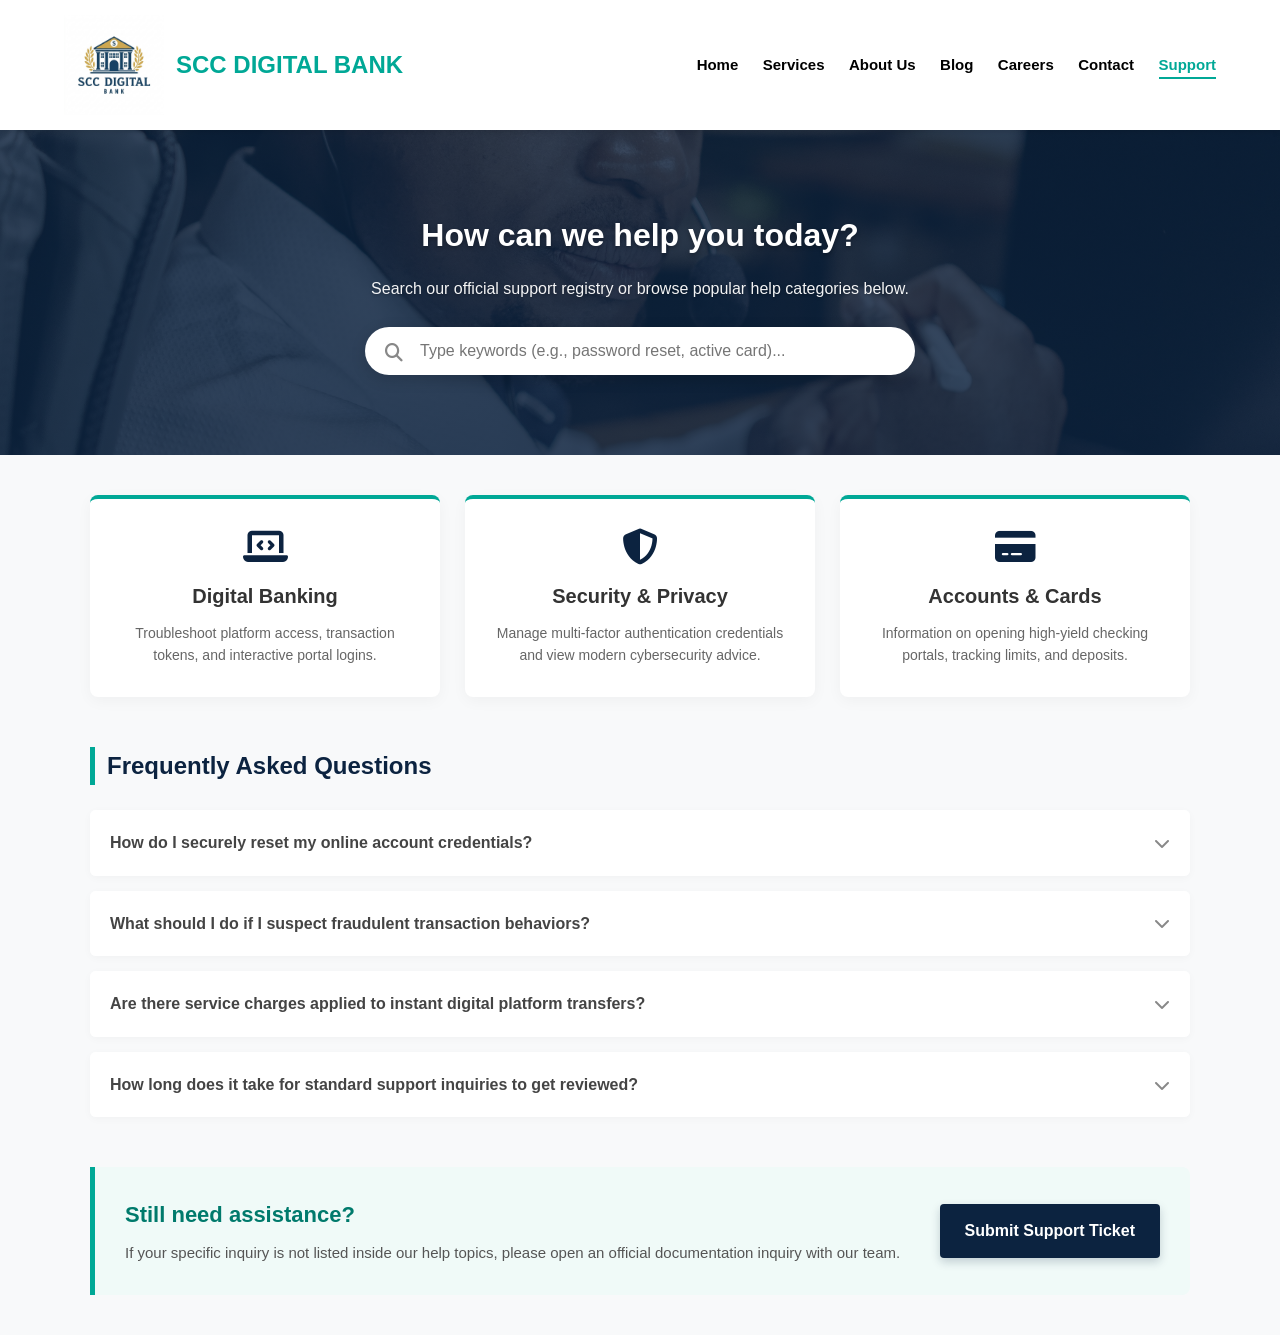
<file: support.html>
<!DOCTYPE html>
<html lang="en">
<head>
    <meta charset="UTF-8" />
    <meta name="viewport" content="width=device-width, initial-scale=1.0" />
    <title>SCC Digital Bank - Support Center</title>
    
    <link rel="stylesheet" href="https://cdnjs.cloudflare.com/ajax/libs/font-awesome/6.5.1/css/all.min.css" />
    <style>
        body {
            font-family: 'Segoe UI', Tahoma, Geneva, Verdana, sans-serif;
            margin: 0;
            padding: 0;
            background-color: #f8f9fa;
            color: #333;
            line-height: 1.6;
        }

        header {
            background-color: #ffffff;
            color: #fff;
            padding: 15px 5%;
            display: flex;
            justify-content: space-between;
            align-items: center;
            box-shadow: 0 2px 5px rgba(0,0,0,0.1);
            position: -webkit-sticky;
            position: sticky;
            top: 0;
            z-index: 1000;
        }
        
        .logo-container {
            display: flex;
            align-items: center;
            gap: 12px;
        }

        .bank-logo {
            height: 100px;
            width: auto;
        }

        .logo-text {
            font-size: 24px;
            font-weight: bold;
            color: #00a896;
        }

        nav a {
            color: #000000;
            text-decoration: none;
            margin-left: 20px;
            font-size: 15px;
            transition: color 0.3s;
            font-weight: bold; 
        }

        nav a:hover {
            color: #00a896;
        }

        .support-hero {
            background: linear-gradient(rgba(12, 35, 64, 0.8), rgba(12, 35, 64, 0.85)), url('images/support.png') no-repeat center center;
            background-size: cover;
            color: #ffffff;
            text-align: center;
            padding: 80px 20px; 
        }

        .support-hero h2 {
            margin: 0 0 15px 0;
            font-size: 32px;
            font-weight: 600;
            text-shadow: 0 2px 4px rgba(0,0,0,0.3); 
        }

        .support-hero p {
            margin: 0 0 25px 0;
            font-size: 16px;
            opacity: 0.95;
            text-shadow: 0 1px 3px rgba(0,0,0,0.3);
        }

        .search-wrapper {
            max-width: 550px;
            margin: 0 auto;
            position: relative;
        }

        .search-wrapper i {
            position: absolute;
            left: 20px;
            top: 17px;
            color: #888;
            font-size: 18px;
        }

        .search-input {
            width: 100%;
            padding: 15px 20px 15px 55px;
            border: none;
            border-radius: 30px;
            font-size: 16px;
            box-sizing: border-box;
            box-shadow: 0 4px 15px rgba(0,0,0,0.15);
            outline: none;
            font-family: inherit;
        }

        .container {
            max-width: 1100px;
            margin: 40px auto;
            padding: 0 20px;
        }

        .categories-grid {
            display: grid;
            grid-template-columns: repeat(auto-fit, minmax(280px, 1fr));
            gap: 25px;
            margin-bottom: 50px;
        }

        .category-card {
            background: #ffffff;
            padding: 30px;
            border-radius: 8px;
            box-shadow: 0 4px 15px rgba(0,0,0,0.04);
            text-align: center;
            border-top: 4px solid #00a896;
            transition: transform 0.3s;
        }

        .category-card:hover {
            transform: translateY(-5px);
        }

        .category-card i {
            font-size: 36px;
            color: #0c2340;
            margin-bottom: 15px;
        }

        .category-card h3 {
            margin: 0 0 10px 0;
            color: #333;
            font-size: 20px;
        }

        .category-card p {
            margin: 0;
            font-size: 14px;
            color: #666;
        }

        .section-title {
            color: #0c2340;
            font-size: 24px;
            margin-bottom: 25px;
            border-left: 5px solid #00a896;
            padding-left: 12px;
        }

        .faq-wrapper {
            margin-bottom: 50px;
        }

        .faq-item {
            background: #ffffff;
            margin-bottom: 15px;
            border-radius: 6px;
            box-shadow: 0 2px 8px rgba(0,0,0,0.03);
            overflow: hidden;
        }

        .faq-header {
            padding: 20px;
            background: #ffffff;
            display: flex;
            justify-content: space-between;
            align-items: center;
            cursor: pointer;
            font-weight: 600;
            color: #444;
            user-select: none;
            transition: background 0.2s, color 0.2s;
        }

        .faq-header:hover {
            background: #fcfdfe;
            color: #00a896;
        }

        .faq-header i {
            transition: transform 0.3s;
            color: #888;
        }

        .faq-body {
            max-height: 0;
            overflow: hidden;
            transition: max-height 0.3s ease-out;
            background: #fafbfc;
        }

        .faq-content {
            padding: 20px;
            font-size: 15px;
            color: #555;
            border-top: 1px solid #f1f3f2;
            text-align: justify;
        }

        .faq-item.active .faq-header i {
            transform: rotate(180deg);
            color: #00a896;
        }

        .ticket-info-box {
            background-color: #f0faf8;
            border-left: 5px solid #00a896;
            padding: 30px;
            border-radius: 0 8px 8px 0;
            display: flex;
            justify-content: space-between;
            align-items: center;
            gap: 20px;
            margin-bottom: 40px;
        }

        .ticket-text h3 {
            margin: 0 0 8px 0;
            color: #007a6c;
            font-size: 22px;
        }

        .ticket-text p {
            margin: 0;
            color: #555;
            font-size: 15px;
        }

        .btn-ticket {
            background-color: #0c2340;
            color: #ffffff;
            text-decoration: none;
            padding: 14px 25px;
            font-weight: bold;
            border-radius: 4px;
            white-space: nowrap;
            transition: background-color 0.3s;
            box-shadow: 0 4px 10px rgba(12,35,64,0.2);
        }

        .btn-ticket:hover {
            background-color: #000000;
        }

        @media (max-width: 900px) {
            header {
                flex-direction: column;
                gap: 15px;
                text-align: center;
            }
            nav {
                display: flex;
                flex-wrap: wrap;
                justify-content: center;
                gap: 10px;
            }
            nav a {
                margin: 5px 10px;
                font-size: 14px;
            }
            .support-hero {
                padding: 50px 15px;
            }
            .support-hero h2 {
                font-size: 24px;
            }
        }

        @media (max-width: 768px) {
            .ticket-info-box {
                flex-direction: column;
                text-align: center;
            }
            .btn-ticket {
                width: 100%;
                text-align: center;
                box-sizing: border-box;
            }
        }

        @media (max-width: 480px) {
            .container {
                padding: 0 12px;
            }
            .category-card {
                padding: 20px;
            }
            .faq-header {
                padding: 15px;
                font-size: 14px;
            }
            .faq-content {
                padding: 15px;
                font-size: 14px;
            }
        }
    </style>
    <link rel="stylesheet" href="css/common.css" />
</head>
<body>

    <header>
        <div class="logo-container">
            <img src="images/logo.png" alt="SCC Bank Logo" class="bank-logo" />
            <span class="logo-text">SCC DIGITAL BANK</span>
        </div>
        <button class="nav-toggle" id="navToggle" aria-label="Toggle menu" aria-expanded="false">
                <span></span><span></span><span></span>
            </button>
            <nav id="mainNav">
            <a href="index.html">Home</a>
            <a href="services.html">Services</a>
            <a href="about.html">About Us</a>
            <a href="blog.html">Blog</a>
            <a href="careers.html">Careers</a>
            <a href="contact.html">Contact</a>
            <a href="support.html" class="active">Support</a>
        </nav>
    </header>

    <div class="support-hero">
        <h2>How can we help you today?</h2>
        <p>Search our official support registry or browse popular help categories below.</p>
        <div class="search-wrapper">
            <i class="fa-solid fa-magnifying-glass"></i>
            <input type="text" id="supportSearch" class="search-input" placeholder="Type keywords (e.g., password reset, active card)..." />
        </div>
    </div>

    <div class="container">
        
        <div class="categories-grid" id="categoriesGrid">
            <div class="category-card">
                <i class="fa-solid fa-laptop-code"></i>
                <h3>Digital Banking</h3>
                <p>Troubleshoot platform access, transaction tokens, and interactive portal logins.</p>
            </div>
            <div class="category-card">
                <i class="fa-solid fa-shield-halved"></i>
                <h3>Security & Privacy</h3>
                <p>Manage multi-factor authentication credentials and view modern cybersecurity advice.</p>
            </div>
            <div class="category-card">
                <i class="fa-solid fa-credit-card"></i>
                <h3>Accounts & Cards</h3>
                <p>Information on opening high-yield checking portals, tracking limits, and deposits.</p>
            </div>
        </div>
        <p class="no-results-message" id="noCategoryResults">No help categories match your search.</p>

        <h3 class="section-title">Frequently Asked Questions</h3>
        <div class="faq-wrapper" id="faqWrapper">

            <div class="faq-item">
                <div class="faq-header">
                    <span>How do I securely reset my online account credentials?</span>
                    <i class="fa-solid fa-chevron-down"></i>
                </div>
                <div class="faq-body">
                    <div class="faq-content">
                        To securely update or reset your login credentials, click on the "Forgot Password" resource on the portal gate view. You will instantly receive a system verification link containing a timed, secure multi-factor numeric passphrase via your registered mobile line or email index.
                    </div>
                </div>
            </div>

            <div class="faq-item">
                <div class="faq-header">
                    <span>What should I do if I suspect fraudulent transaction behaviors?</span>
                    <i class="fa-solid fa-chevron-down"></i>
                </div>
                <div class="faq-body">
                    <div class="faq-content">
                        If you spot or receive alert flags indicating transactions you did not initiate, please lock your operational card profile immediately via your user options interface. Once locked, reach out to our active technical team right away through customercare@sccdigitalbank.com.
                    </div>
                </div>
            </div>

            <div class="faq-item">
                <div class="faq-header">
                    <span>Are there service charges applied to instant digital platform transfers?</span>
                    <i class="fa-solid fa-chevron-down"></i>
                </div>
                <div class="faq-body">
                    <div class="faq-content">
                        At SCC Digital Bank, all foundational operational actions, real-time account-to-account clearings, and normal monthly portfolio maintenance procedures carry zero internal processing transaction fees. External international settlement rates may vary.
                    </div>
                </div>
            </div>

            <div class="faq-item">
                <div class="faq-header">
                    <span>How long does it take for standard support inquiries to get reviewed?</span>
                    <i class="fa-solid fa-chevron-down"></i>
                </div>
                <div class="faq-body">
                    <div class="faq-content">
                        Our internal ticketing system routes and queues submissions immediately. For official items sent directly during open service team hours (Monday through Friday, 08:00 to 17:00 GMT), our team aims to provide comprehensive written updates within 2 to 4 business hours.
                    </div>
                </div>
            </div>

        </div>
        <p class="no-results-message" id="noFaqResults">No FAQs match your search. Try a different keyword, or submit a support ticket below.</p>

        <div class="ticket-info-box">
            <div class="ticket-text">
                <h3>Still need assistance?</h3>
                <p>If your specific inquiry is not listed inside our help topics, please open an official documentation inquiry with our team.</p>
            </div>
            <a href="contact.html" class="btn-ticket">Submit Support Ticket</a>
        </div>

    </div>

    <button type="button" id="btnBackToTop" title="Go to top">
        <i class="fa-solid fa-arrow-up"></i>
    </button>

    <script src="js/common.js"></script>
    <script src="js/support.js"></script>

</body>
</html>
</file>
<file: css/common.css>
/* ============================================================
   SHARED ACROSS EVERY PAGE
   Back-to-top button, active nav link, form validation states,
   support search results, and extra small-screen refinements.
   ============================================================ */

/* Prevent unwanted horizontal scroll on small screens */
html, body {
    overflow-x: hidden;
}

html {
    scroll-behavior: smooth;
}

/* Let every image shrink to fit its container on small screens */
img {
    max-width: 100%;
    height: auto;
}

/* ---- Active nav link (highlights the current page) ---- */
nav a.active {
    color: #00a896;
    border-bottom: 2px solid #00a896;
    padding-bottom: 4px;
}

/* ---- Back to Top button (shared, appears on every page) ---- */
#btnBackToTop {
    display: none;
    position: fixed;
    bottom: 30px;
    right: 30px;
    z-index: 999;
    border: none;
    outline: none;
    background-color: #00a896;
    color: white;
    cursor: pointer;
    padding: 15px;
    border-radius: 50%;
    font-size: 18px;
    box-shadow: 0 4px 10px rgba(0, 0, 0, 0.2);
    transition: background-color 0.3s, transform 0.3s;
}

#btnBackToTop:hover {
    background-color: #028074;
    transform: scale(1.1);
}

/* ---- Form validation states (contact + services forms) ---- */
.form-control.invalid,
.form-control-input.invalid {
    border-color: #dc3545 !important;
    background-color: #fff5f5;
}

.error-text {
    display: none;
    color: #dc3545;
    font-size: 13px;
    margin-top: 6px;
}

.error-text.show {
    display: block;
}

/* ---- Support page search: hide non-matching results ---- */
.category-card.hidden-by-search,
.faq-item.hidden-by-search {
    display: none;
}

.no-results-message {
    display: none;
    text-align: center;
    color: #888;
    padding: 20px;
    font-size: 15px;
}

.no-results-message.show {
    display: block;
}

/* ============================================================
   MOBILE NAVIGATION — HAMBURGER MENU
   Replaces the old "wrap everything and shrink it" mobile nav
   with a proper slide-down menu triggered by a hamburger icon.
   ============================================================ */

.nav-toggle {
    display: none;
    flex-direction: column;
    justify-content: space-between;
    width: 26px;
    height: 19px;
    background: transparent;
    border: none;
    cursor: pointer;
    padding: 0;
    z-index: 1100;
}

.nav-toggle span {
    display: block;
    height: 3px;
    width: 100%;
    background-color: #0c2340;
    border-radius: 2px;
    transition: transform 0.3s ease, opacity 0.3s ease;
}

.nav-toggle.open span:nth-child(1) {
    transform: translateY(8px) rotate(45deg);
}
.nav-toggle.open span:nth-child(2) {
    opacity: 0;
}
.nav-toggle.open span:nth-child(3) {
    transform: translateY(-8px) rotate(-45deg);
}

@media (max-width: 900px) {
    header {
        flex-direction: row;
        justify-content: space-between;
        align-items: center;
        text-align: left;
        position: relative;
        gap: 0;
        padding: 12px 5%;
    }

    .logo-container {
        gap: 8px;
    }

    .bank-logo {
        height: 48px;
    }

    .logo-text {
        font-size: 16px;
    }

    .nav-toggle {
        display: flex;
    }

    nav {
        display: none;
        flex-direction: column;
        position: absolute;
        top: 100%;
        left: 0;
        right: 0;
        background: #ffffff;
        box-shadow: 0 10px 20px rgba(0,0,0,0.12);
        padding: 8px 0;
        gap: 0;
        border-top: 1px solid #eef1f4;
    }

    nav.open {
        display: flex;
    }

    nav a {
        margin: 0;
        padding: 16px 24px;
        font-size: 16px;
        border-bottom: 1px solid #f4f4f4;
        text-align: left;
    }

    nav a:last-child {
        border-bottom: none;
    }

    nav a.active {
        background-color: #f0faf8;
        border-left: 3px solid #00a896;
        padding-left: 21px;
    }
}

/* ============================================================
   GENERAL MOBILE POLISH — buttons, forms, spacing
   ============================================================ */
@media (max-width: 600px) {
    .btn-cta,
    .btn-submit,
    .btn-ticket {
        width: 100%;
        box-sizing: border-box;
        text-align: center;
        display: block;
    }
}

@media (max-width: 480px) {
    body {
        font-size: 15px;
    }

    .form-control,
    .form-control-input,
    .search-input {
        font-size: 16px; /* prevents auto-zoom on iOS when tapping inputs */
        padding: 12px 14px;
    }

    #btnBackToTop {
        bottom: 20px;
        right: 20px;
        padding: 12px;
        font-size: 15px;
    }
}
</file>
